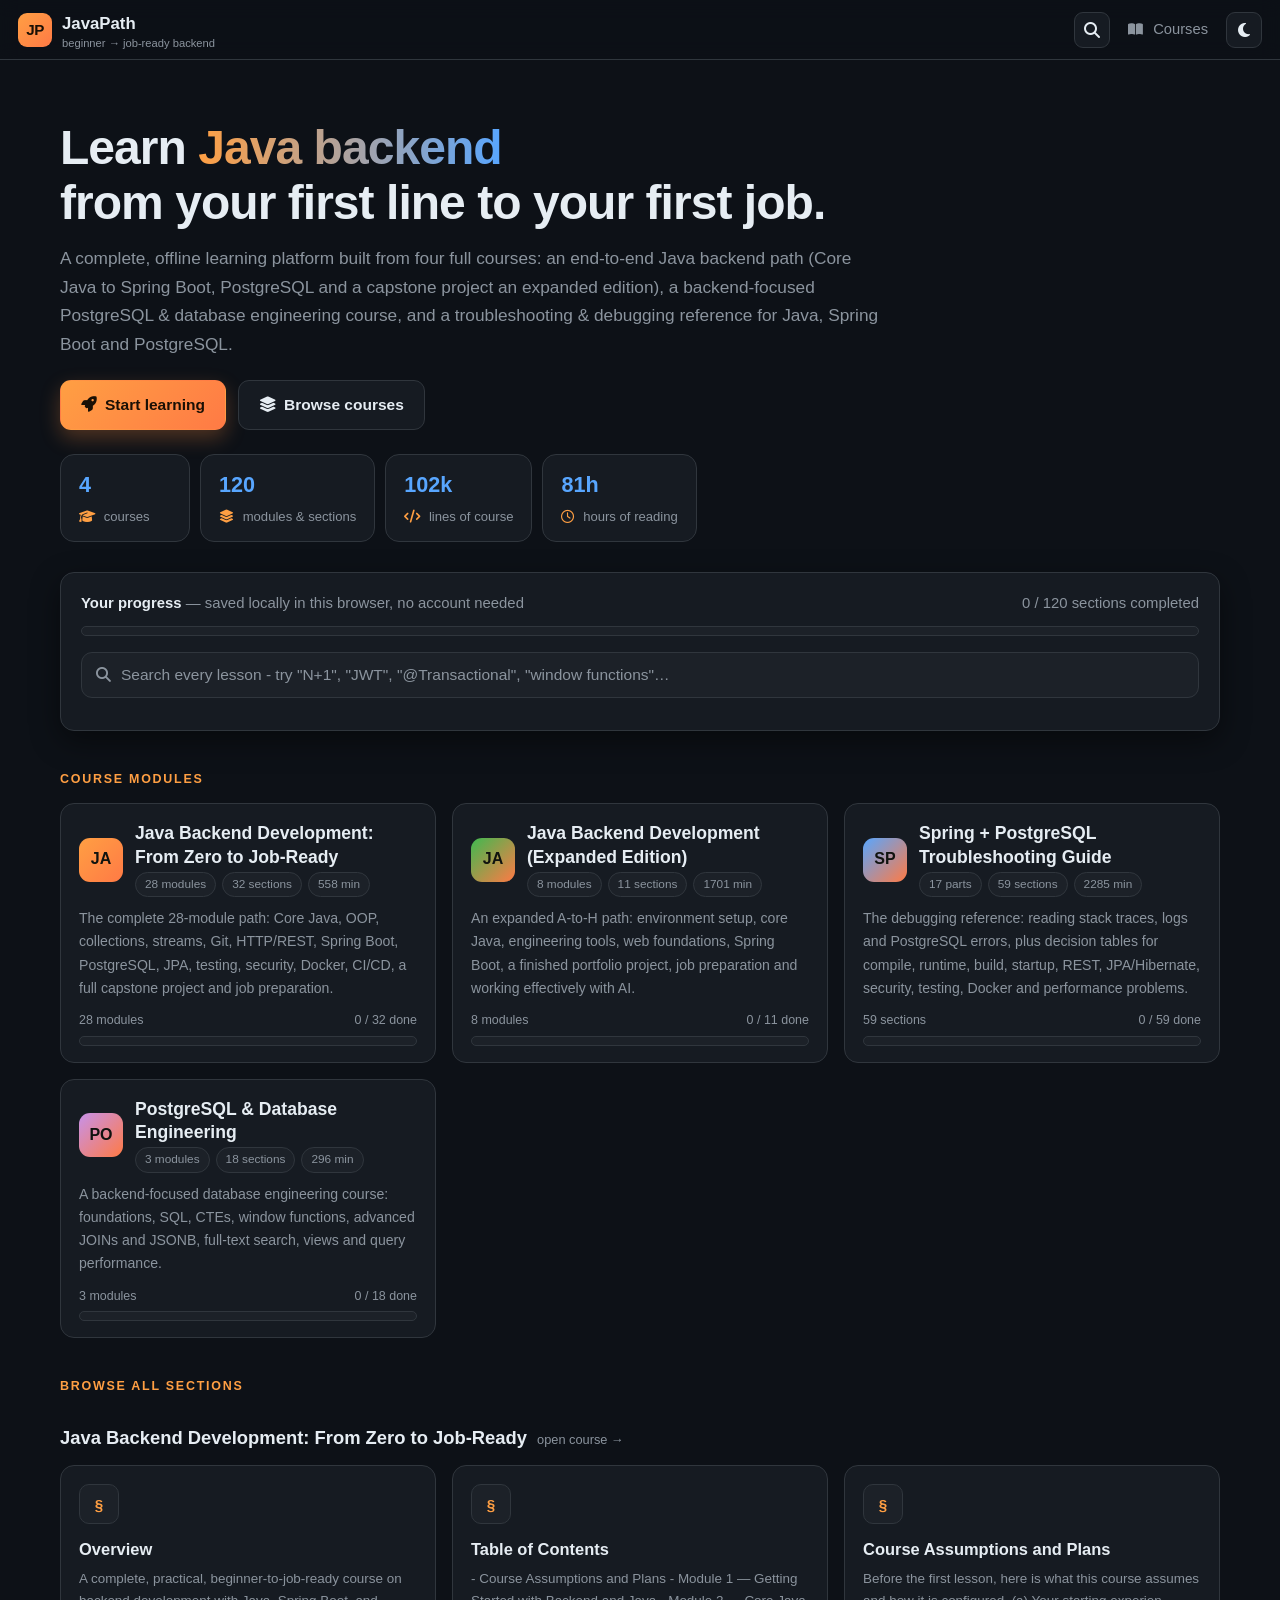
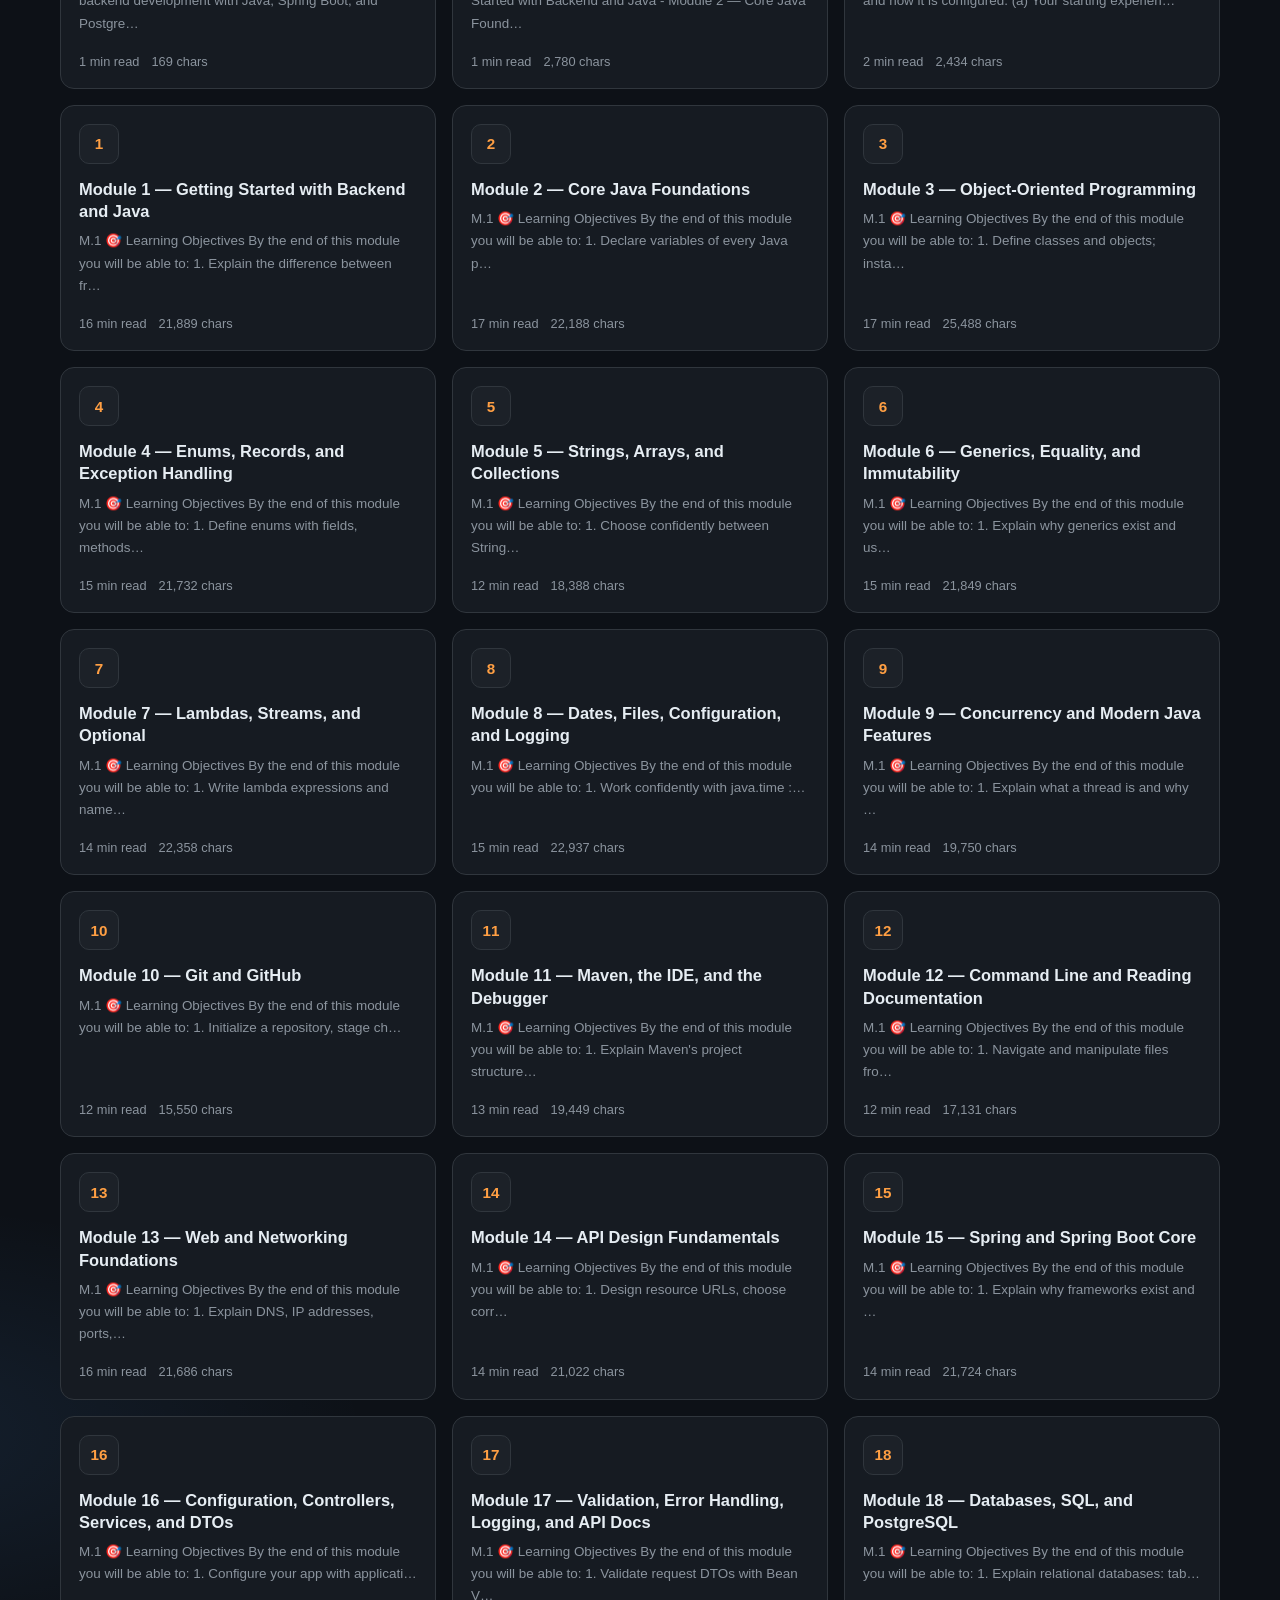
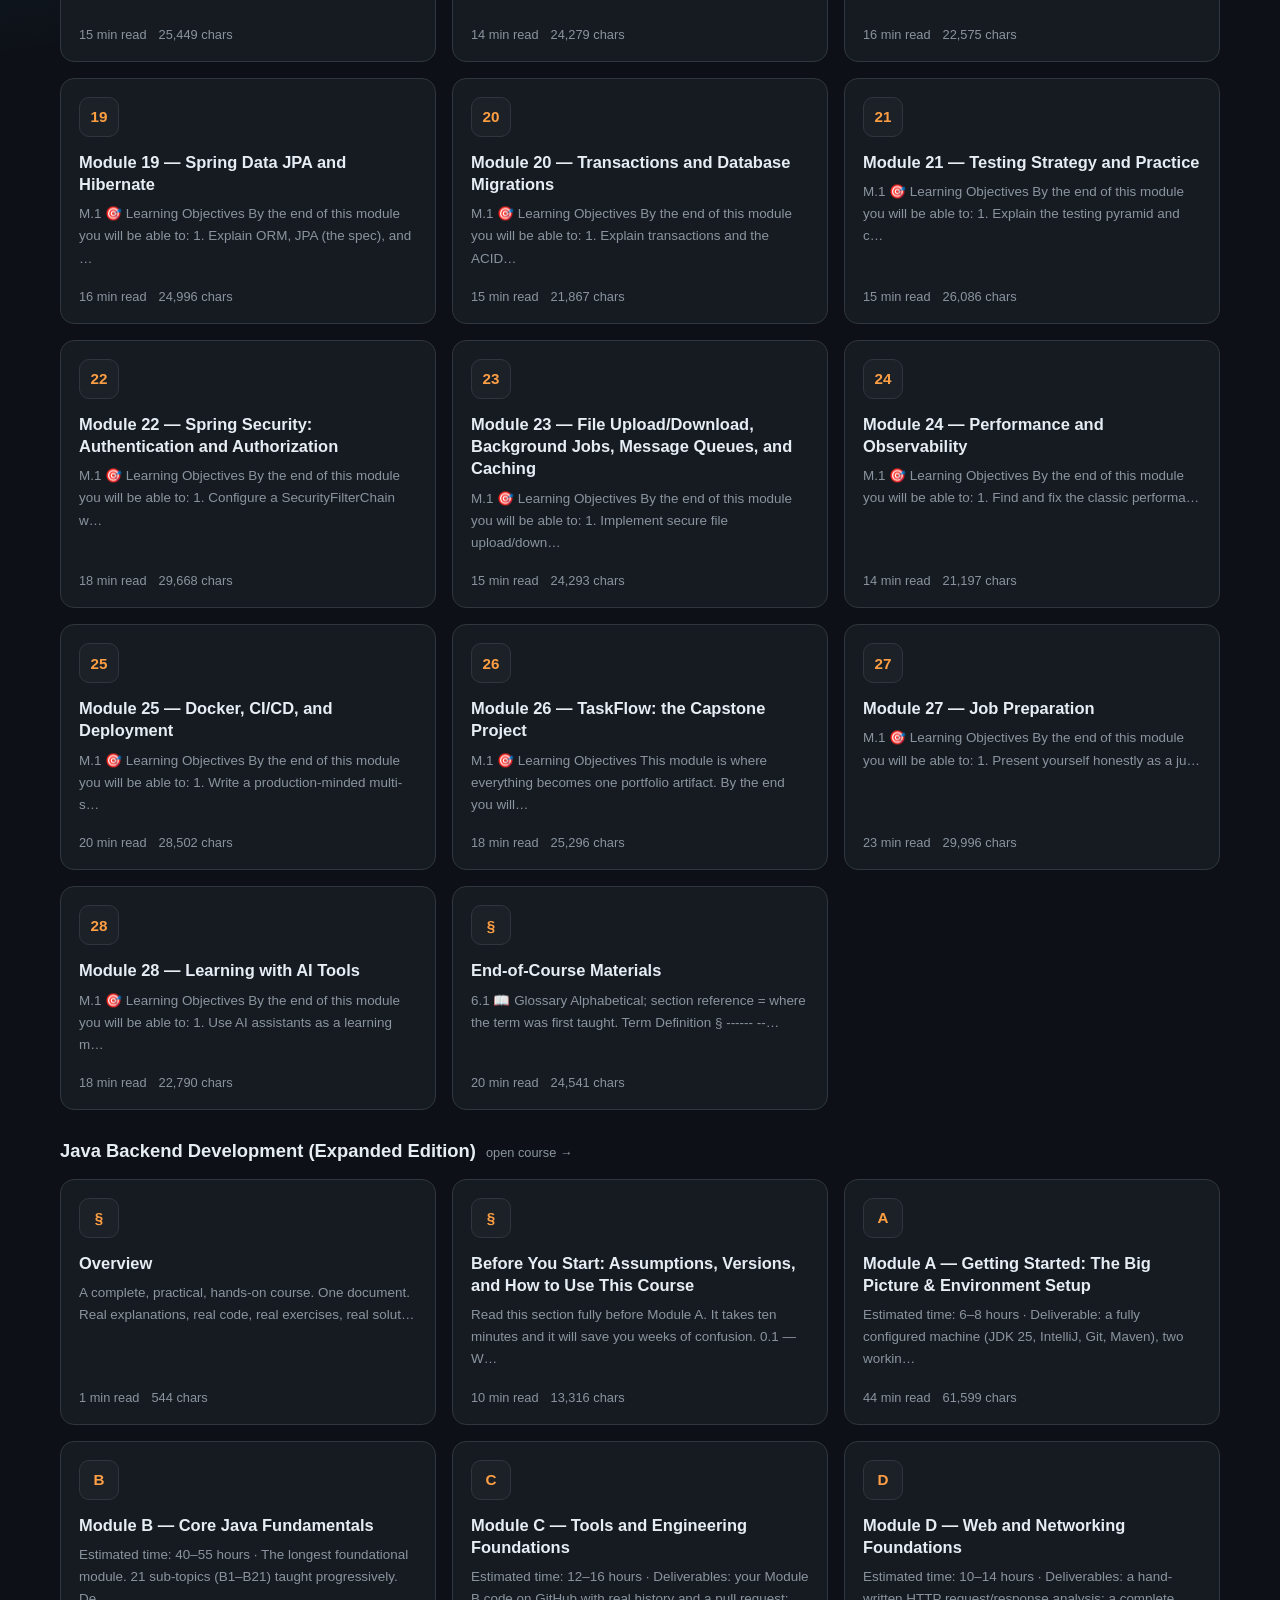
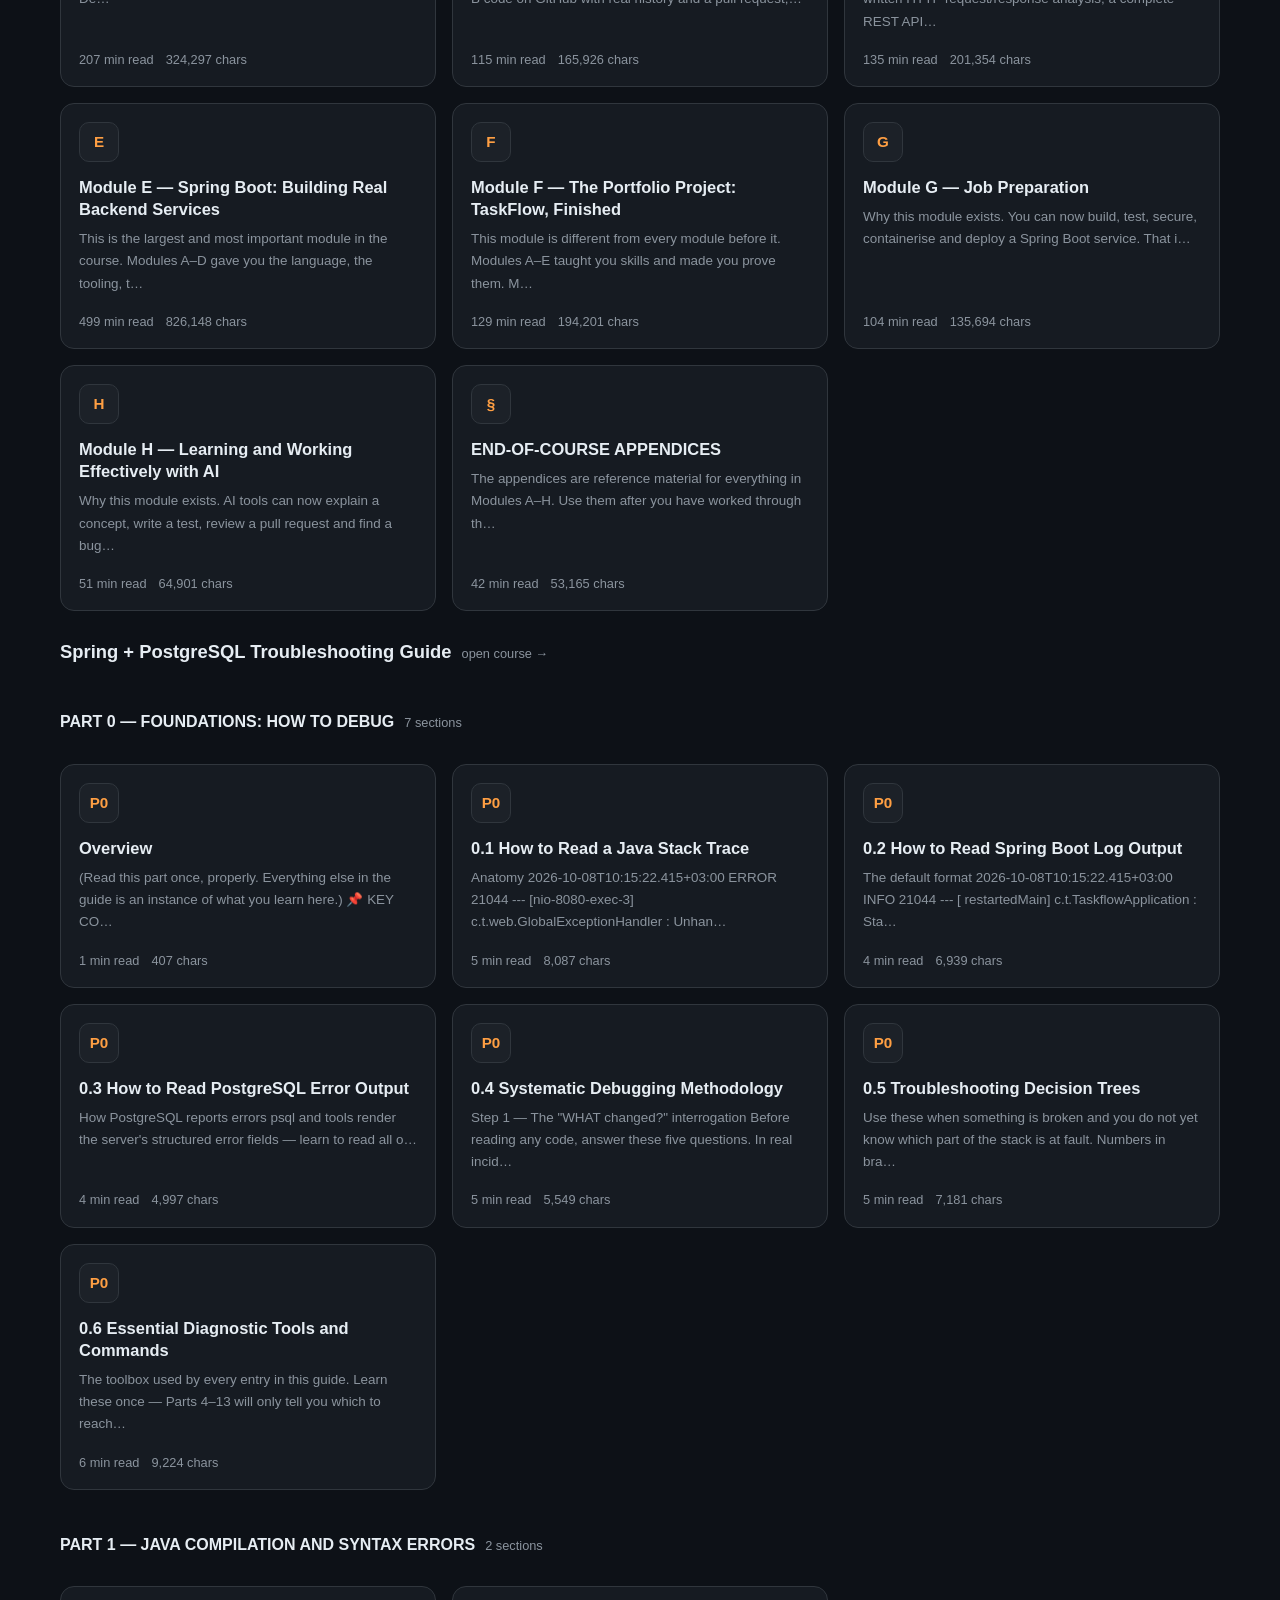
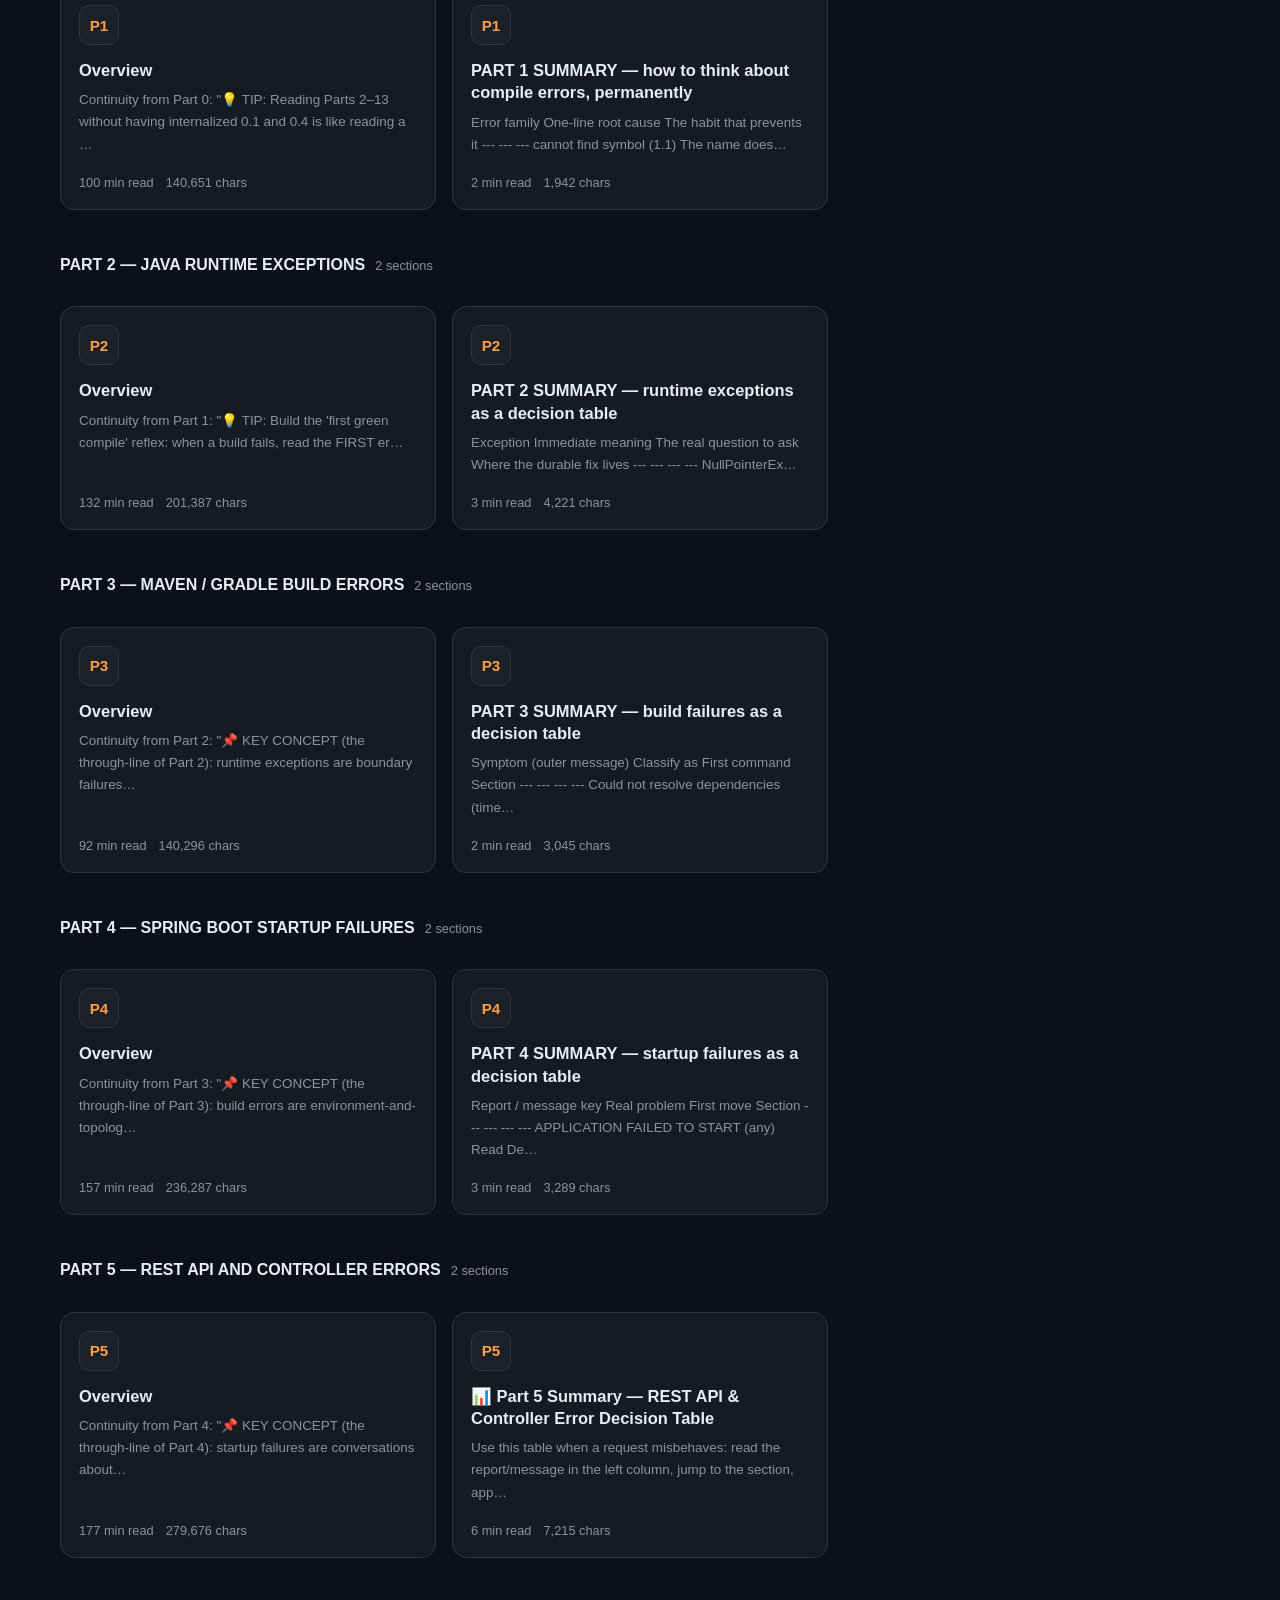
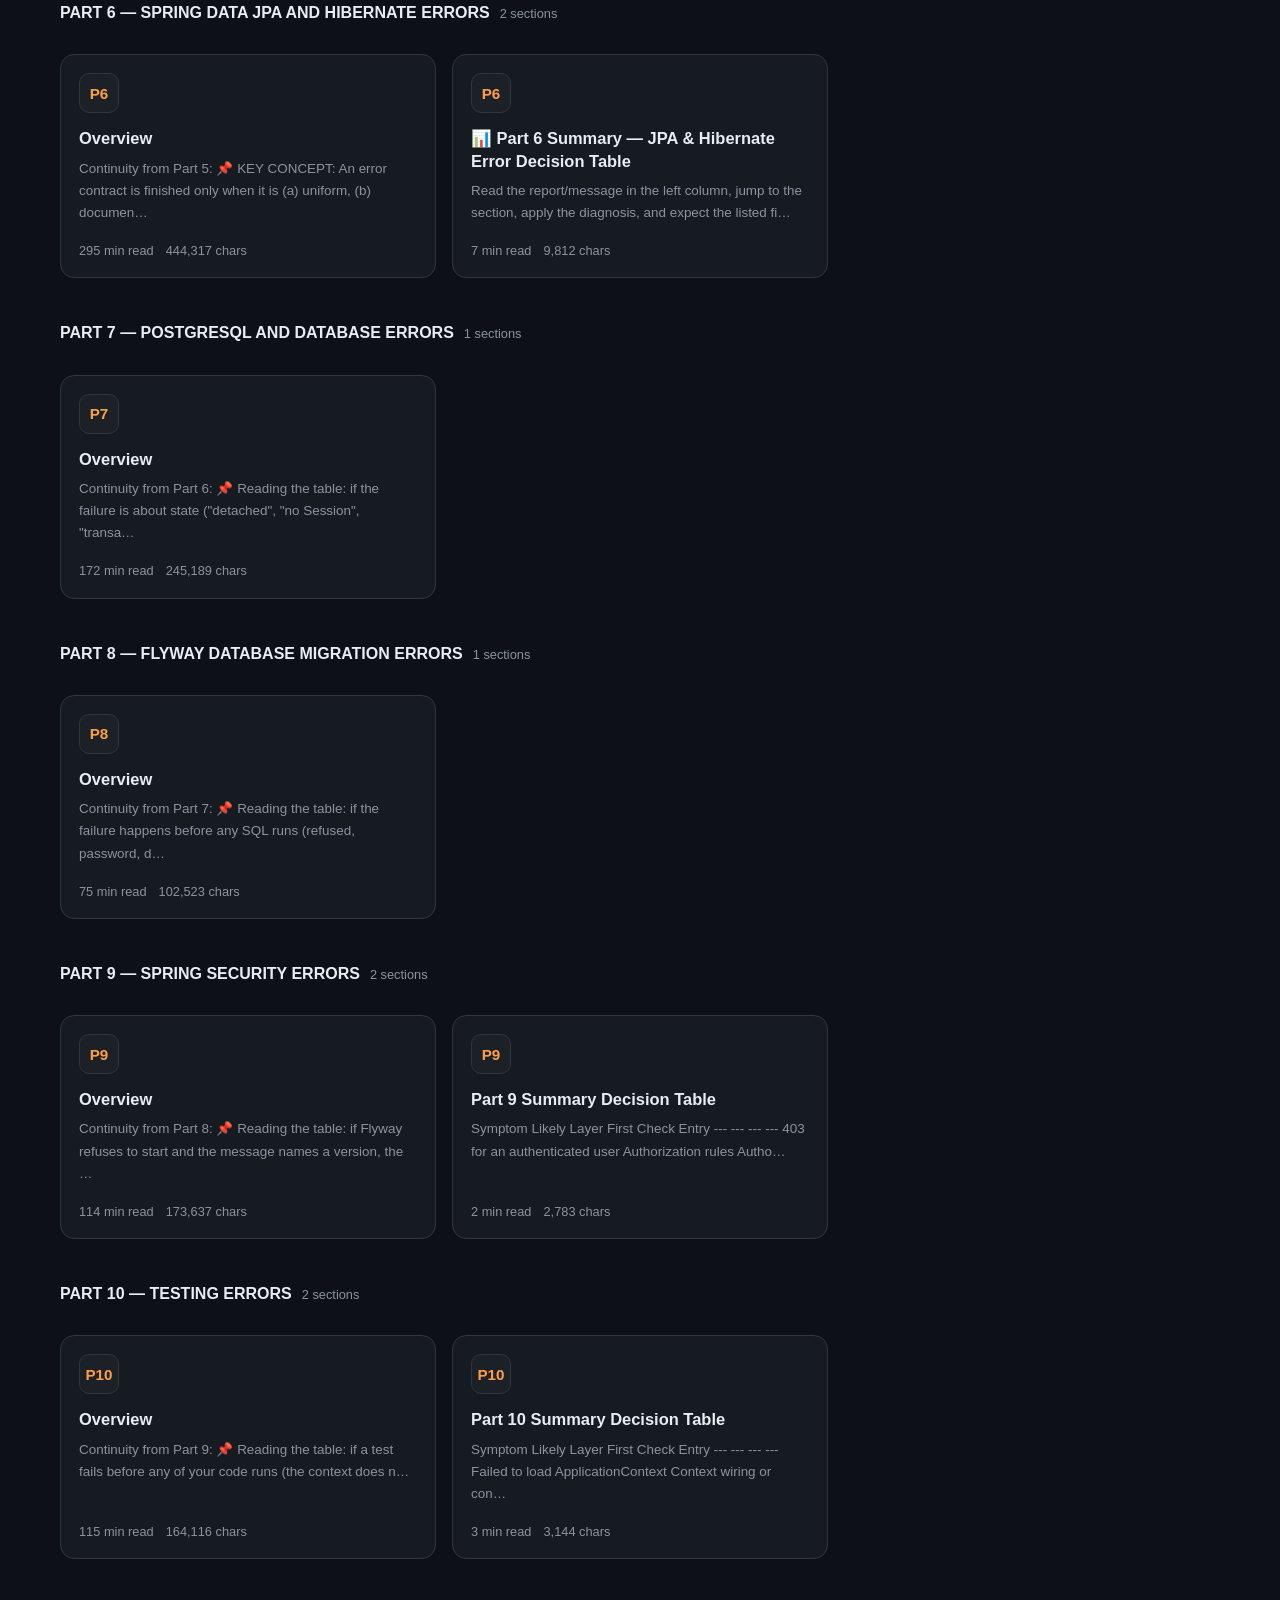
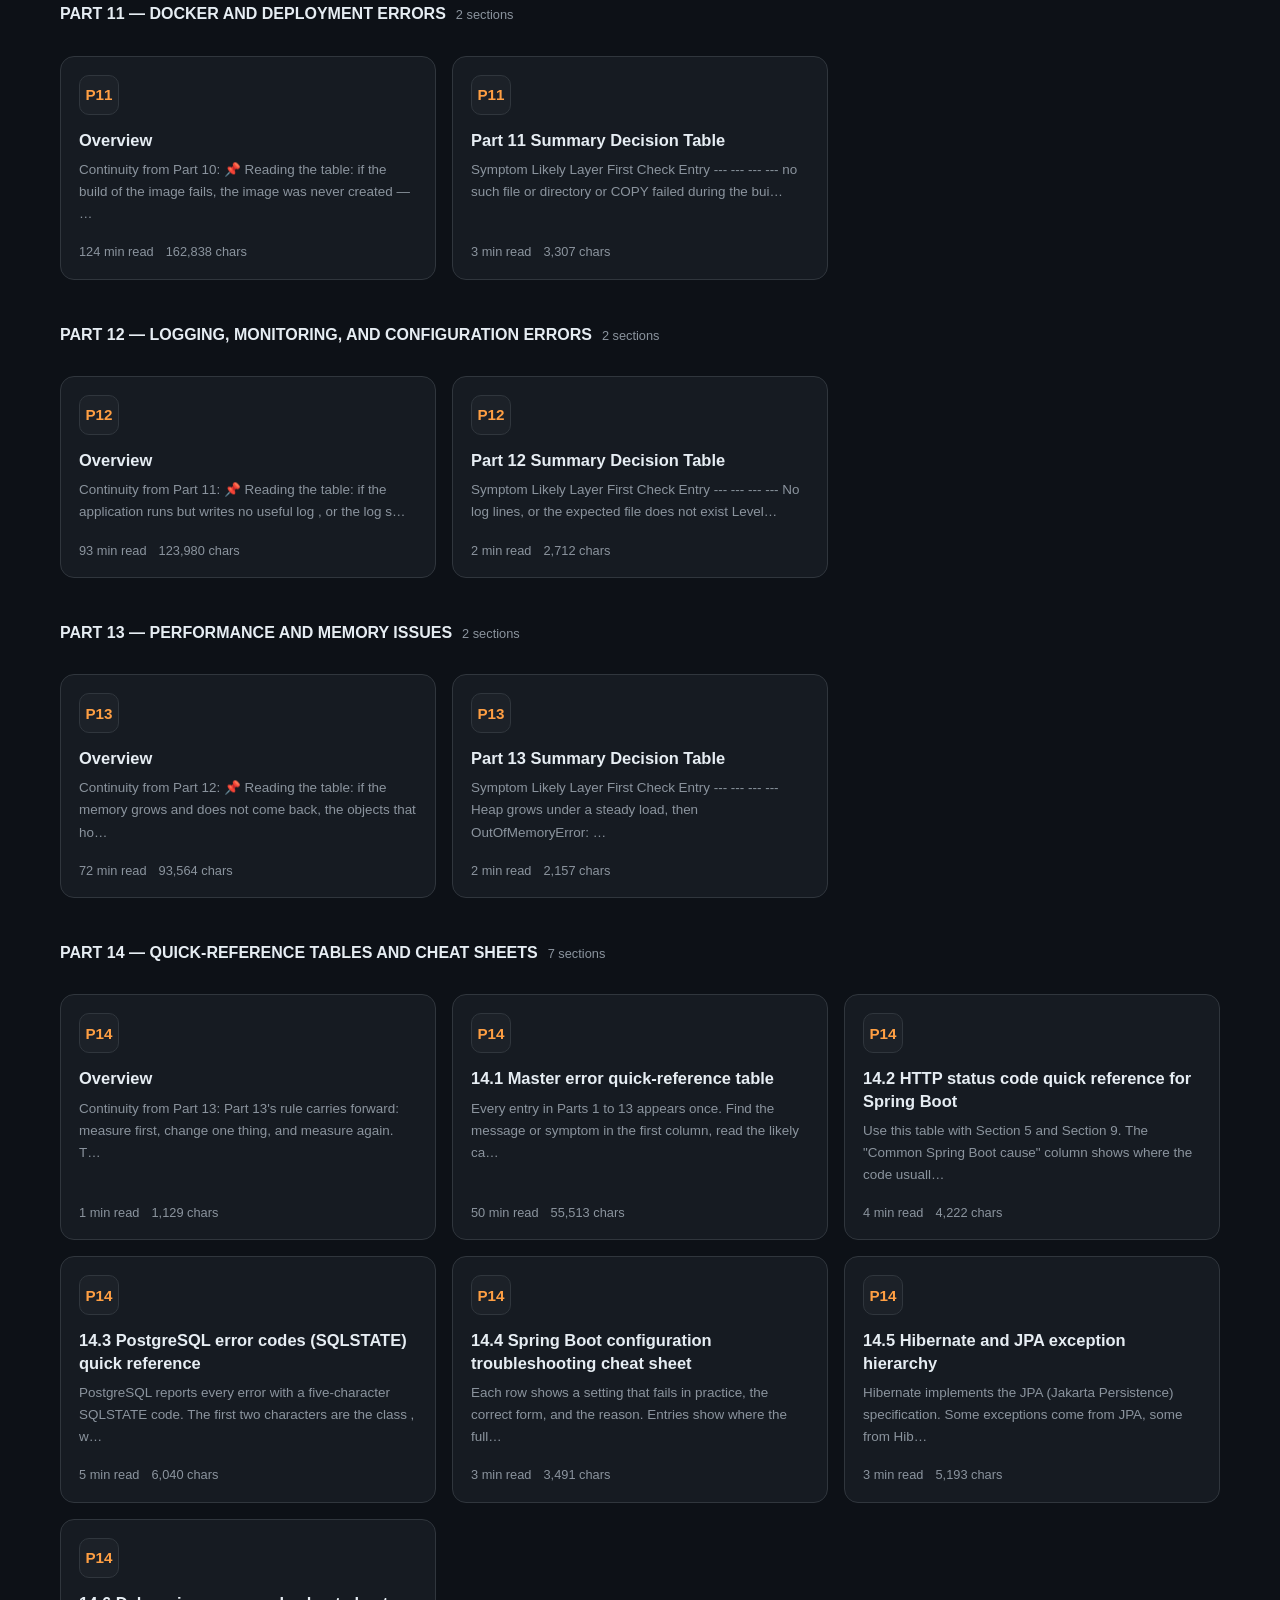
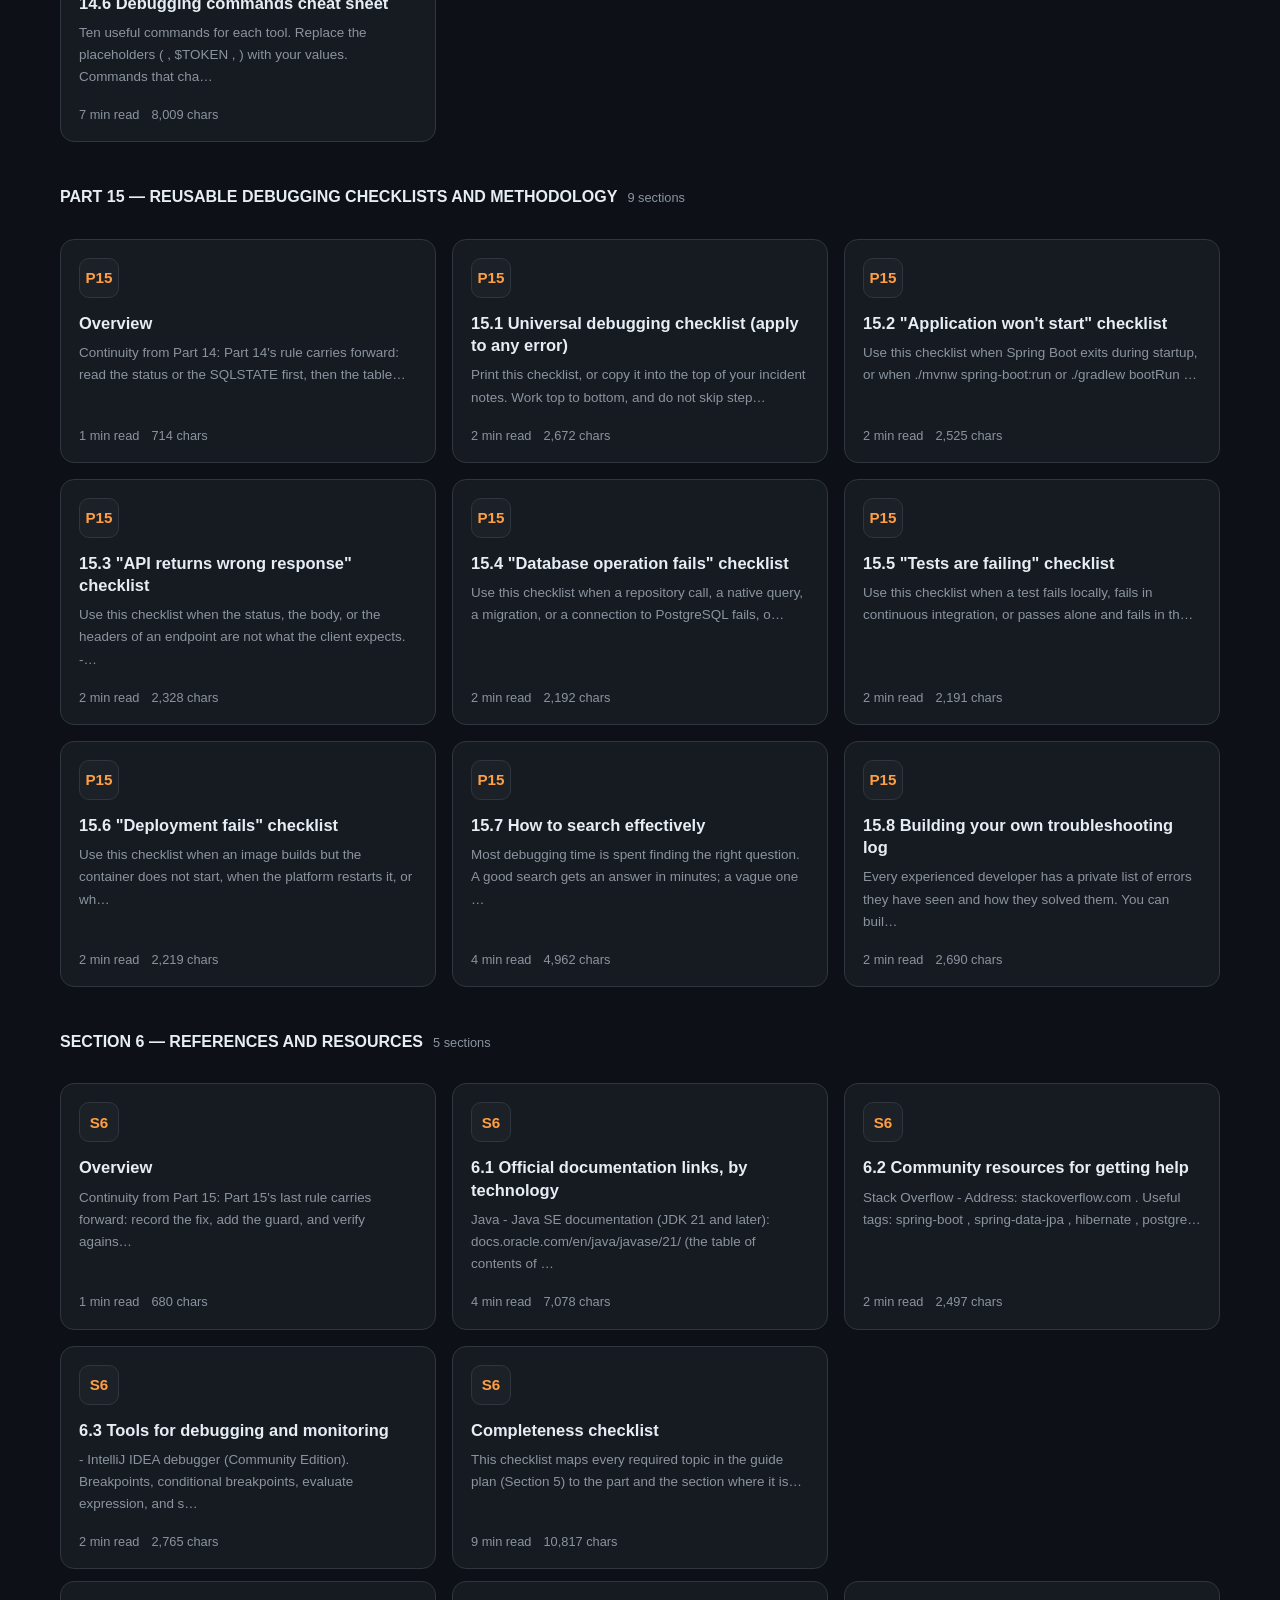
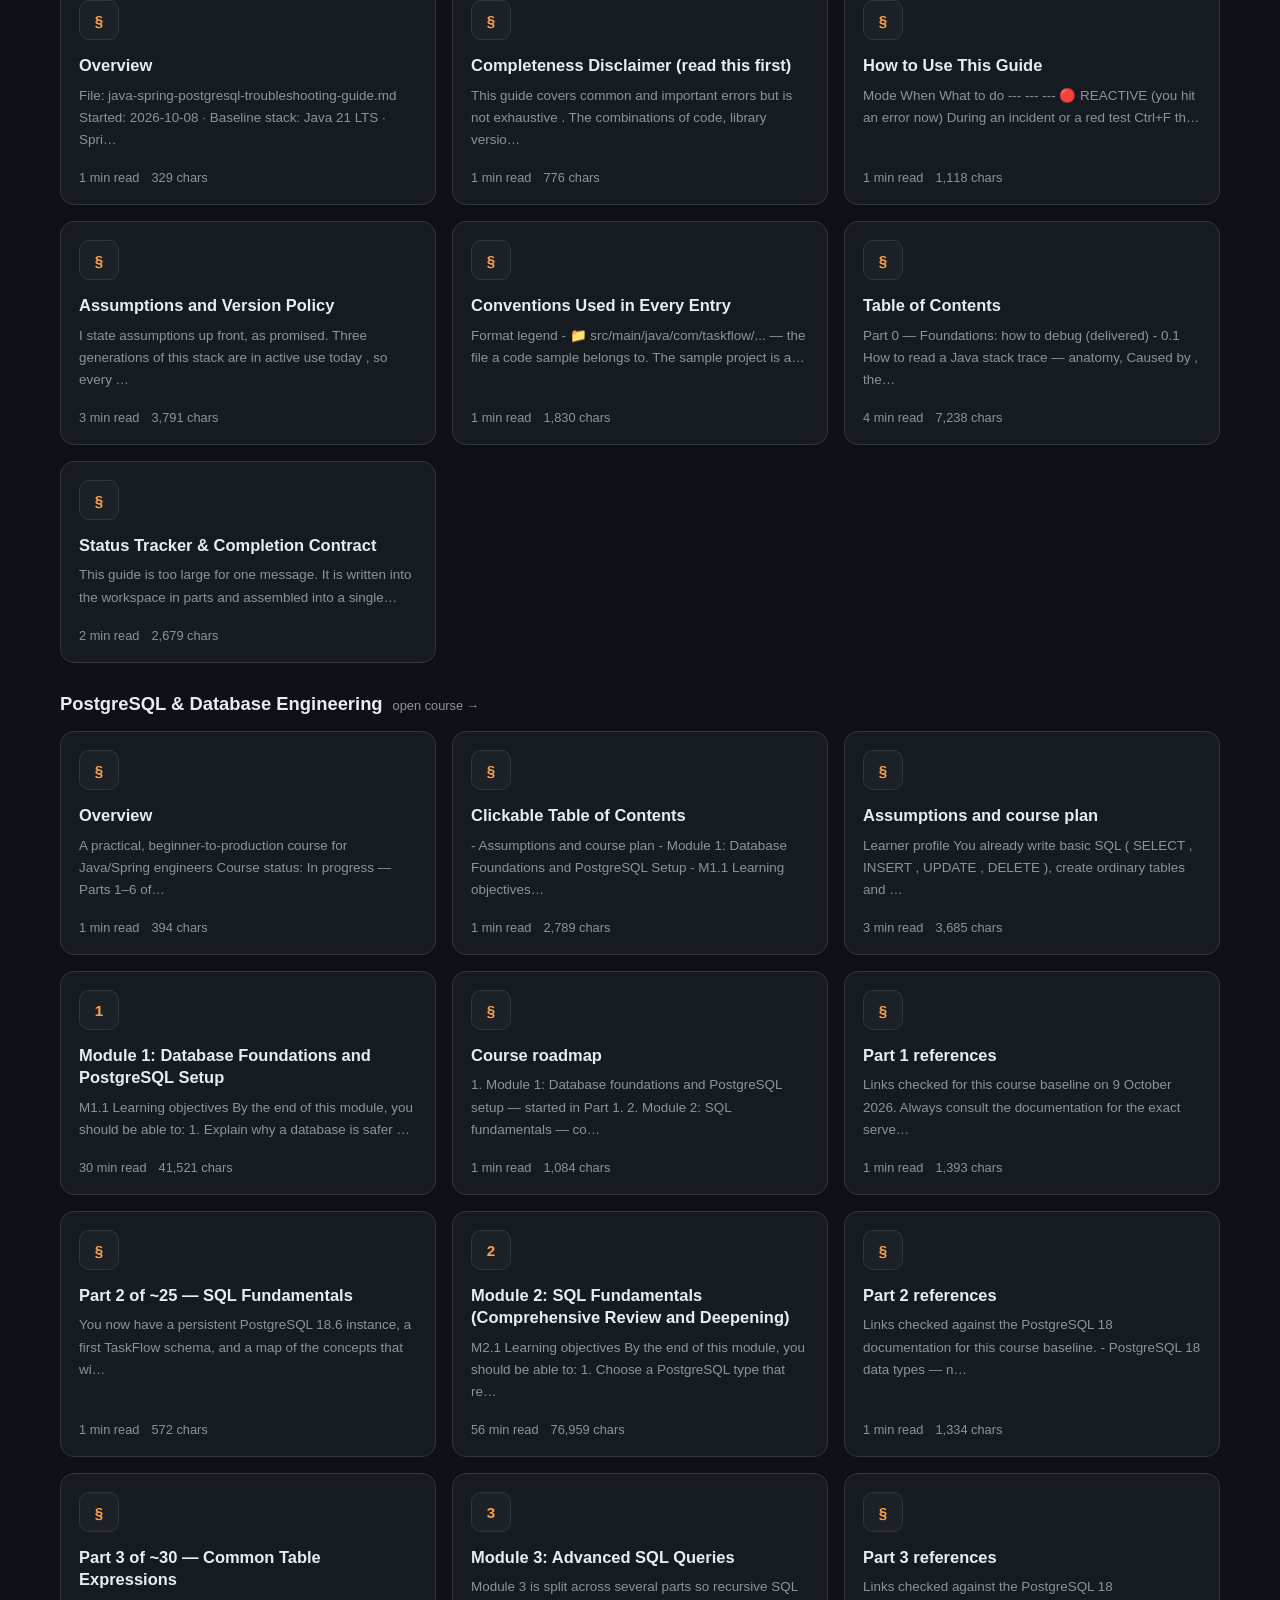
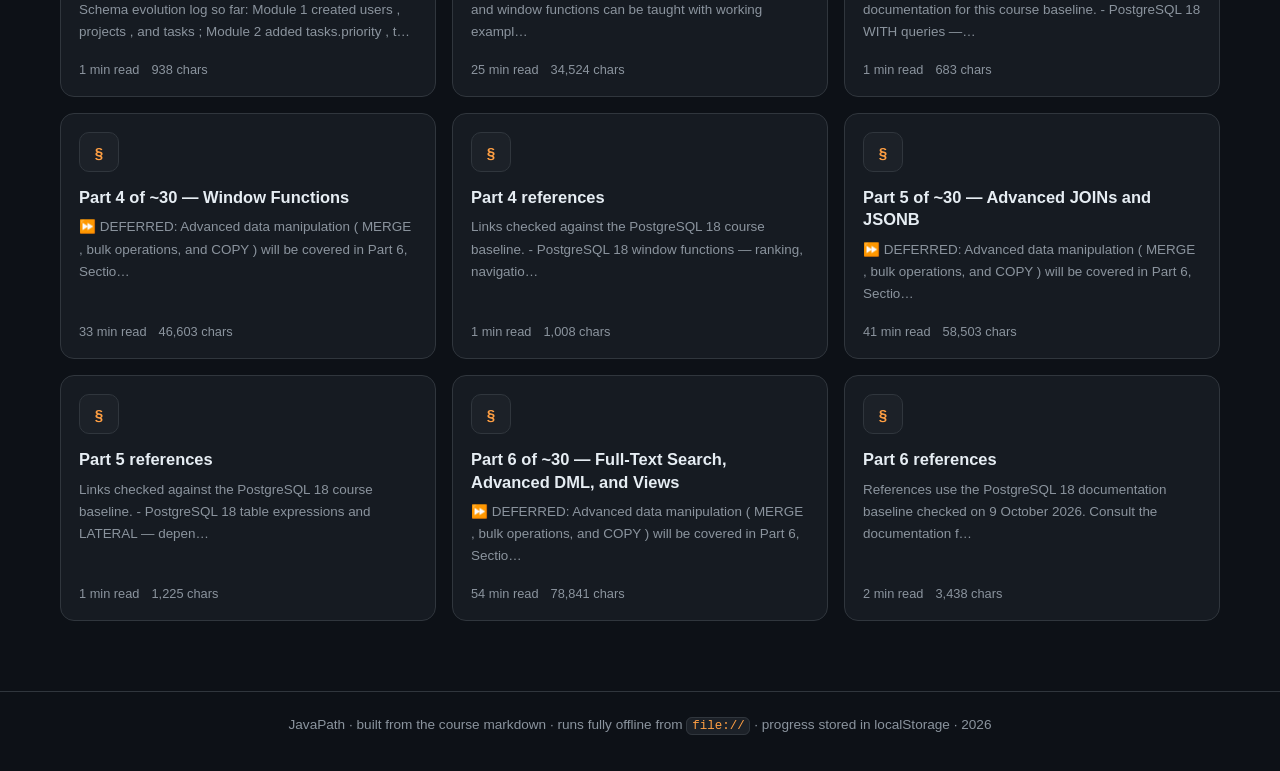
<file: index.html>
<!DOCTYPE html>
<html lang="en" data-theme="dark">
<head>
  <meta charset="utf-8">
  <meta name="viewport" content="width=device-width, initial-scale=1">
  <title>JavaPath - Learn Java Backend Development</title>
  <meta name="description" content="A multi-course learning platform: Java backend development, Spring Boot, PostgreSQL, database engineering and a full troubleshooting reference - all in your browser, fully offline.">
  <link rel="stylesheet" href="assets/fontawesome/css/all.min.css">
  <link rel="stylesheet" href="assets/style.css">
  <link rel="icon" href="data:image/svg+xml,<svg xmlns='http://www.w3.org/2000/svg' viewBox='0 0 100 100'><rect width='100' height='100' rx='22' fill='%23ff9f43'/><text x='50' y='68' font-size='52' font-family='Arial' font-weight='900' text-anchor='middle' fill='%231a1005'>JP</text></svg>">
</head>
<body data-page="index">

  <header class="site-header">
    <a class="brand" href="index.html">
      <span class="brand-mark">JP</span>
      <span>JavaPath<small>beginner &rarr; job-ready backend</small></span>
    </a>
    <div class="header-spacer"></div>
    <nav class="header-nav">
      <a href="#courses" class="hide-mobile"><i class="fa-solid fa-book-open"></i> Courses</a>
      <button class="icon-btn theme-toggle" type="button" aria-label="Toggle theme"><i class="fa-solid fa-moon"></i></button>
    </nav>
  </header>

  <main>
    <section class="hero">
      <h1>Learn <span class="grad">Java backend</span><br>from your first line to your first job.</h1>
      <p class="lead">
        A complete, offline learning platform built from four full courses: an end-to-end
        Java backend path (Core Java to Spring Boot, PostgreSQL and a capstone project an
        expanded edition), a backend-focused PostgreSQL &amp; database engineering course,
        and a troubleshooting &amp; debugging reference for Java, Spring Boot and PostgreSQL.
      </p>
      <div class="hero-actions">
        <a class="btn btn-primary" id="btn-start" href="#"><i class="fa-solid fa-rocket"></i> Start learning</a>
        <a class="btn btn-ghost" id="btn-resume" href="#" style="display:none"><i class="fa-solid fa-circle-play"></i> Resume</a>
        <a class="btn btn-ghost" href="#courses"><i class="fa-solid fa-layer-group"></i> Browse courses</a>
      </div>
      <div class="stats">
        <div class="stat"><b id="stat-courses">4</b><span><i class="fa-solid fa-graduation-cap"></i> courses</span></div>
        <div class="stat"><b id="stat-sections">-</b><span><i class="fa-solid fa-layer-group"></i> modules &amp; sections</span></div>
        <div class="stat"><b id="stat-lines">-</b><span><i class="fa-solid fa-code"></i> lines of course</span></div>
        <div class="stat"><b id="stat-hours">-</b><span><i class="fa-regular fa-clock"></i> hours of reading</span></div>
      </div>
    </section>

    <section class="panel">
      <div class="progress-head">
        <span><b>Your progress</b> &mdash; saved locally in this browser, no account needed</span>
        <span id="prog-text"><b>0 / 0</b> sections completed</span>
      </div>
      <div class="bar"><i id="prog-fill"></i></div>

      <div class="searchbox">
        <span><i class="fa-solid fa-magnifying-glass"></i></span>
        <input id="search" type="search" placeholder="Search every lesson - try &quot;N+1&quot;, &quot;JWT&quot;, &quot;@Transactional&quot;, &quot;window functions&quot;&hellip;" autocomplete="off">
      </div>
      <div class="search-meta" id="search-meta"></div>
      <div class="results" id="results"></div>
    </section>

    <p class="section-label" id="courses">Course modules</p>
    <section class="course-grid" id="course-grid">
      <div class="empty">Loading courses&hellip;</div>
    </section>

    <p class="section-label" id="browse-label">Browse all sections</p>
    <section id="browse">
      <div class="empty">Loading course&hellip;</div>
    </section>
  </main>

  <footer class="site-footer">
    JavaPath &middot; built from the course markdown &middot; runs fully offline from
    <code>file://</code> &middot; progress stored in localStorage &middot; <span id="year"></span>
  </footer>

  <noscript><div class="empty">This platform needs JavaScript to render the courses.</div></noscript>

  <script src="assets/course-data.js"></script>
  <script src="assets/app.js"></script>
</body>
</html>
</file>
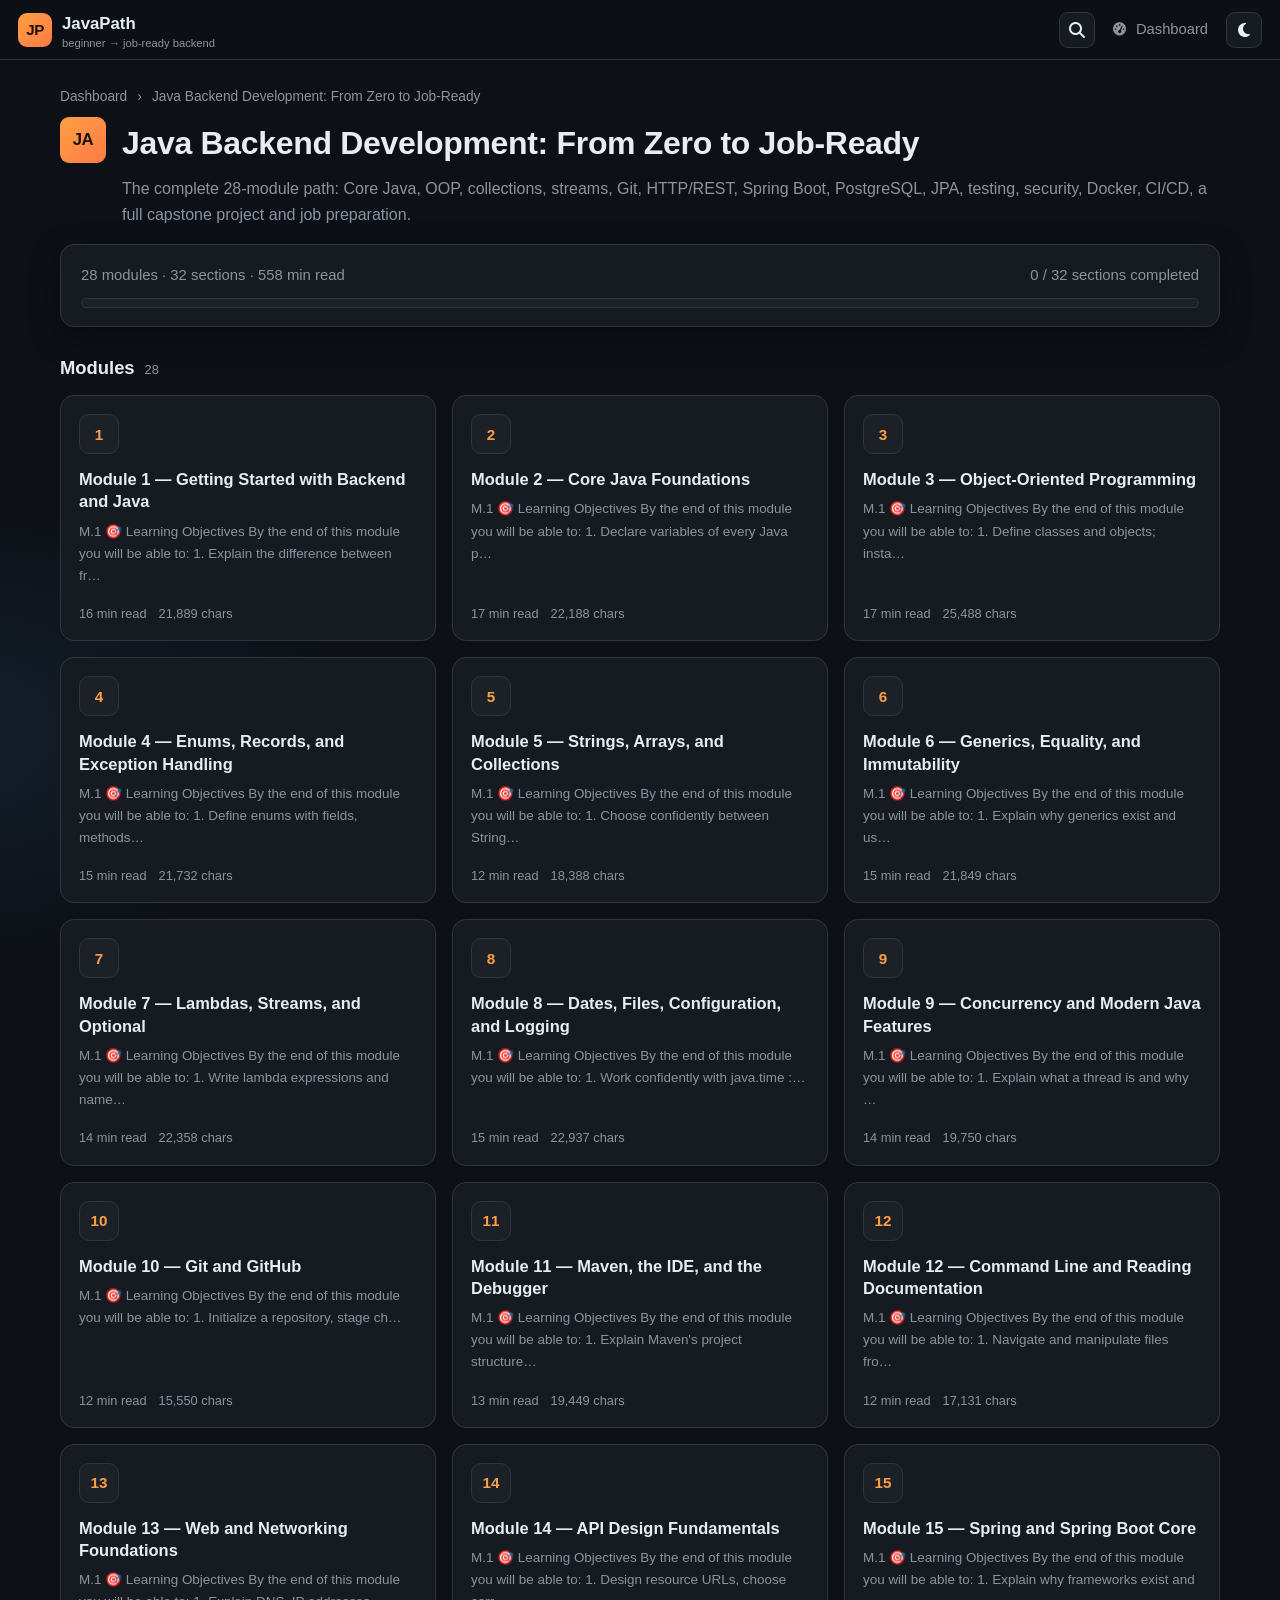
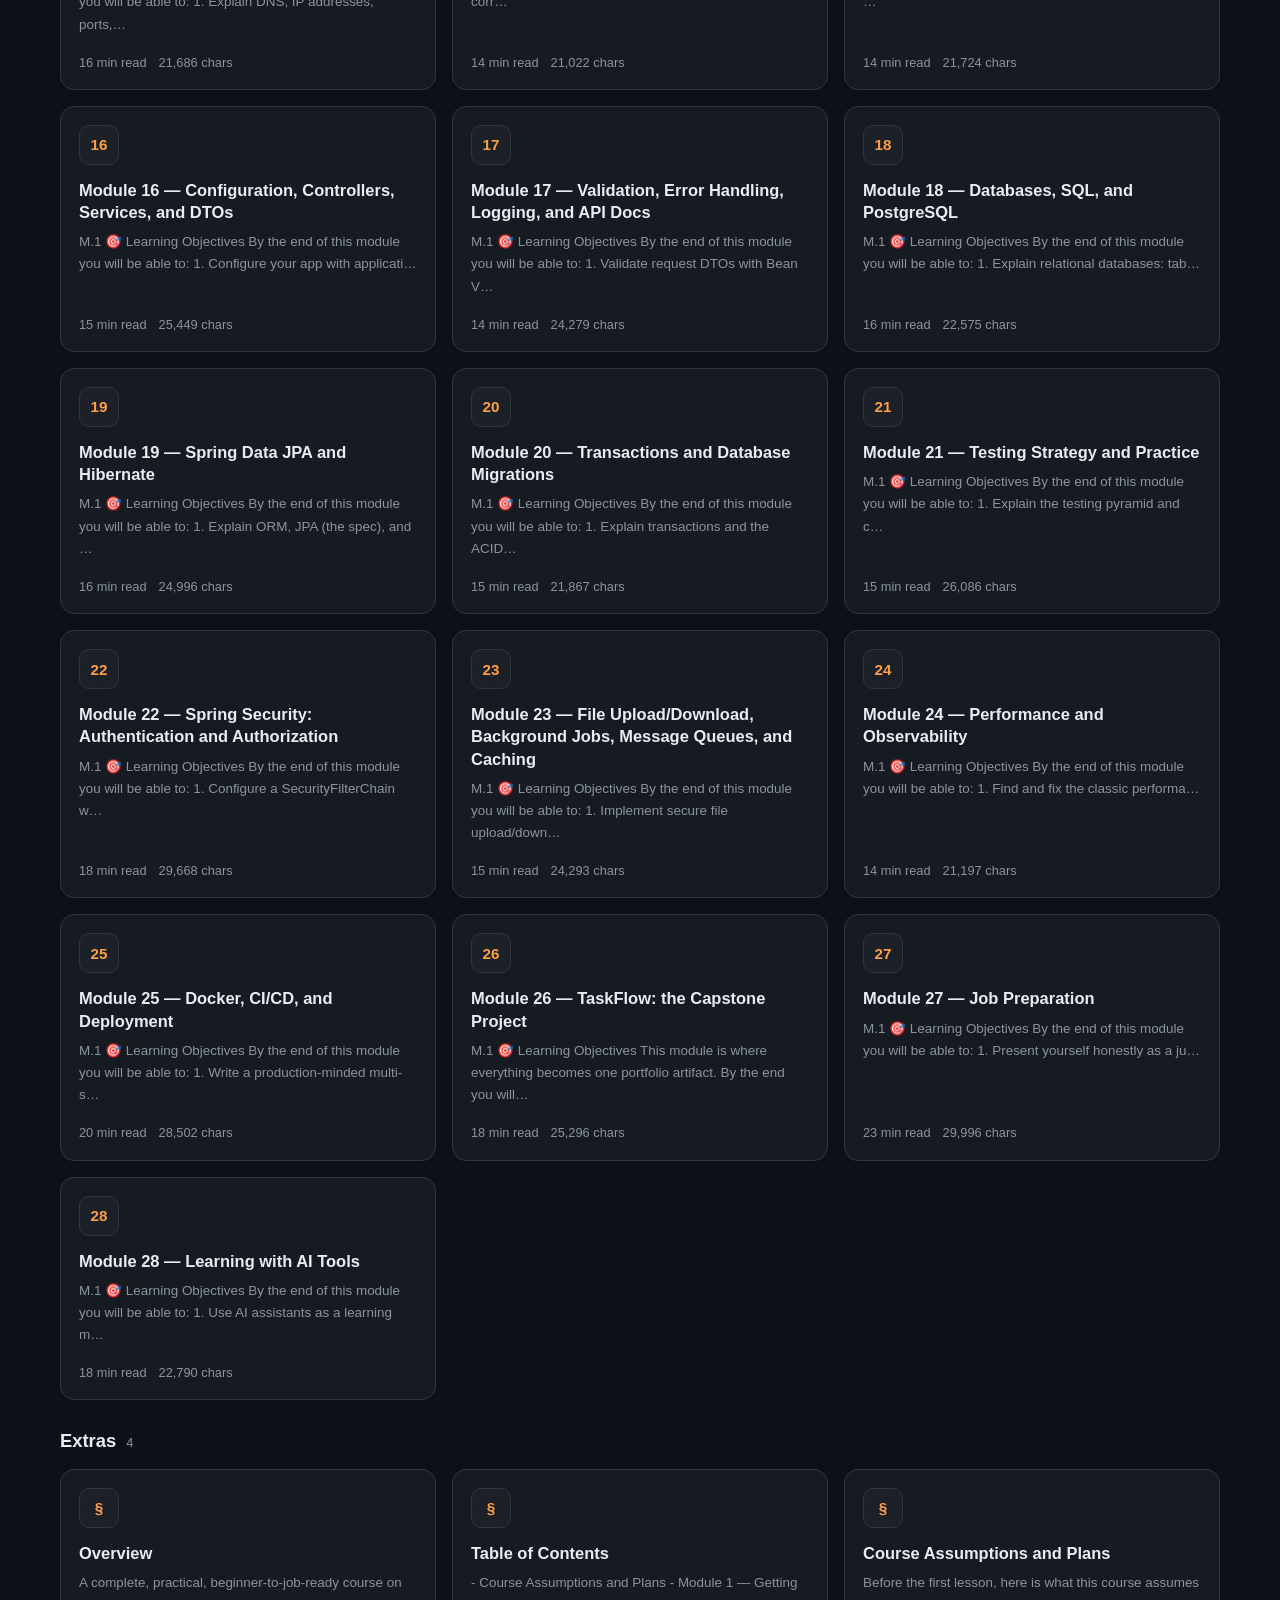
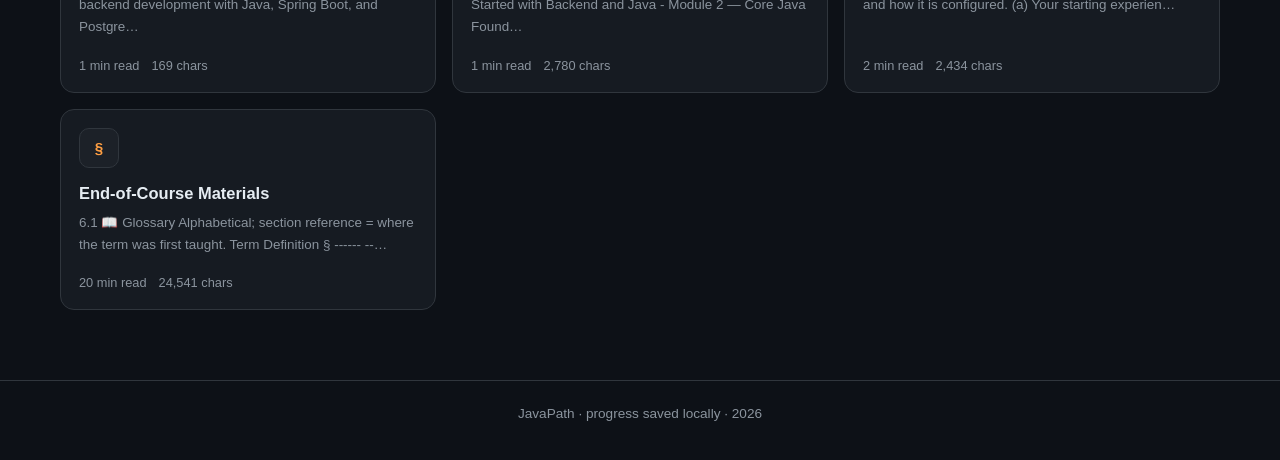
<file: course.html>
<!DOCTYPE html>
<html lang="en" data-theme="dark">
<head>
  <meta charset="utf-8">
  <meta name="viewport" content="width=device-width, initial-scale=1">
  <title>Course &middot; JavaPath</title>
  <meta name="description" content="Browse the modules and sections of a JavaPath course.">
  <link rel="stylesheet" href="assets/fontawesome/css/all.min.css">
  <link rel="stylesheet" href="assets/style.css">
  <link rel="icon" href="data:image/svg+xml,<svg xmlns='http://www.w3.org/2000/svg' viewBox='0 0 100 100'><rect width='100' height='100' rx='22' fill='%23ff9f43'/><text x='50' y='68' font-size='52' font-family='Arial' font-weight='900' text-anchor='middle' fill='%231a1005'>JP</text></svg>">
</head>
<body data-page="course">

  <header class="site-header">
    <a class="brand" href="index.html">
      <span class="brand-mark">JP</span>
      <span>JavaPath<small>beginner &rarr; job-ready backend</small></span>
    </a>
    <div class="header-spacer"></div>
    <nav class="header-nav">
      <a href="index.html" class="hide-mobile"><i class="fa-solid fa-gauge-high"></i> Dashboard</a>
      <button class="icon-btn theme-toggle" type="button" aria-label="Toggle theme"><i class="fa-solid fa-moon"></i></button>
    </nav>
  </header>

  <main>
    <div class="crumb">
      <a href="index.html">Dashboard</a>
      <span>&rsaquo;</span>
      <span id="course-crumb">Course</span>
    </div>

    <div class="article-head">
      <span class="brand-mark" id="course-mark" style="width:46px;height:46px;font-size:1.05rem">JP</span>
      <div style="flex:1;min-width:220px">
        <h1 id="course-title" style="margin:0 0 6px">Loading&hellip;</h1>
        <p id="course-subtitle" style="margin:0;color:var(--text-dim)"></p>
      </div>
    </div>

    <section class="panel" style="margin-top:16px">
      <div class="progress-head">
        <span id="course-meta">-</span>
        <span id="course-progress-text"><b>0 / 0</b> sections completed</span>
      </div>
      <div class="bar"><i id="course-prog-fill"></i></div>
    </section>

    <div id="course-body">
      <div class="empty">Loading course&hellip;</div>
    </div>
  </main>

  <footer class="site-footer">
    JavaPath &middot; progress saved locally &middot; <span id="year"></span>
  </footer>

  <noscript><div class="empty">This platform needs JavaScript to render the courses.</div></noscript>

  <script src="assets/course-data.js"></script>
  <script src="assets/app.js"></script>
</body>
</html>
</file>
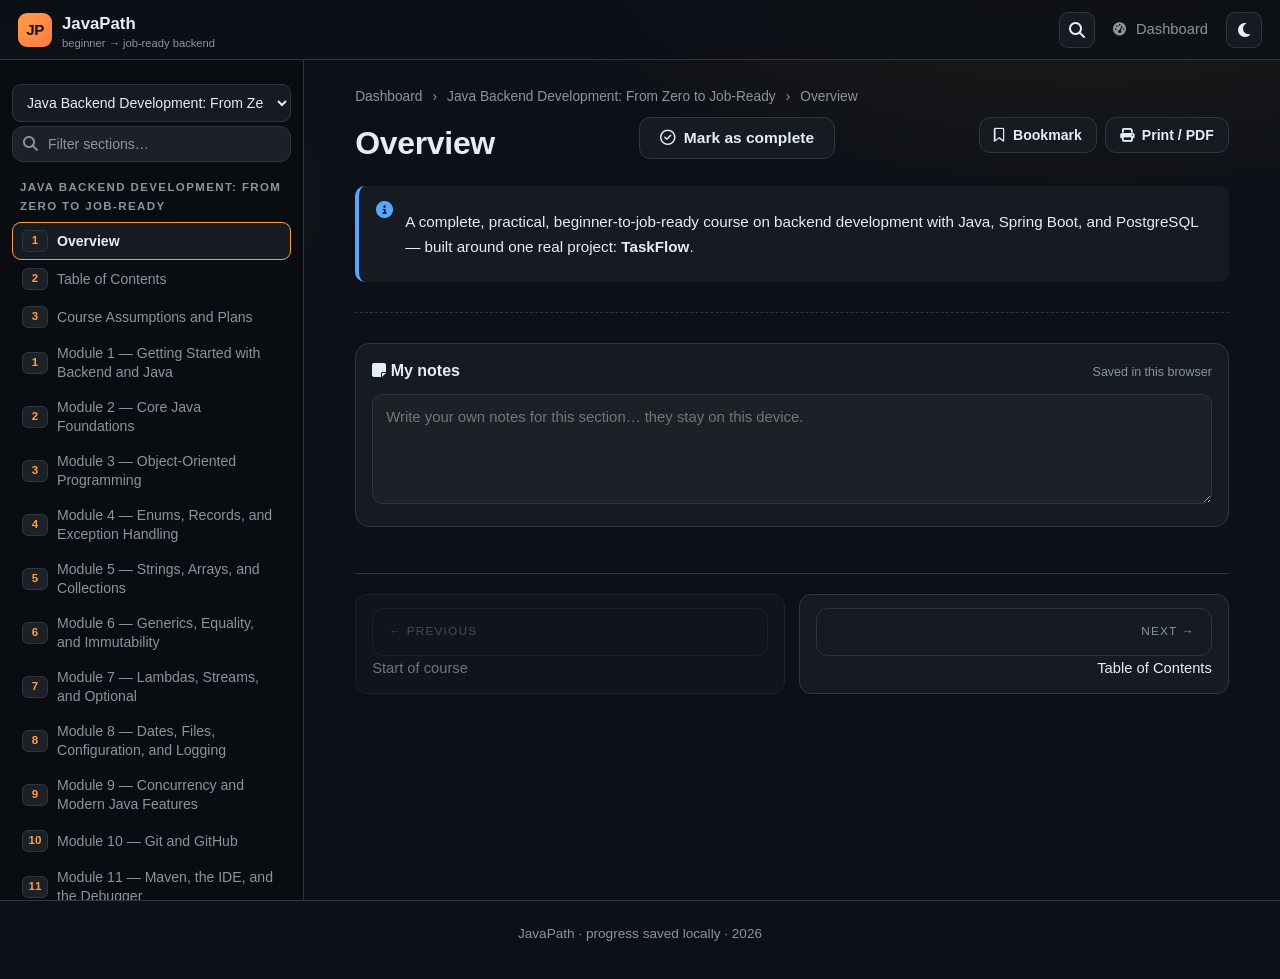
<file: lesson.html>
<!DOCTYPE html>
<html lang="en" data-theme="dark">
<head>
  <meta charset="utf-8">
  <meta name="viewport" content="width=device-width, initial-scale=1">
  <title>Lesson &middot; JavaPath</title>
  <meta name="description" content="Read a lesson from a JavaPath course.">
  <link rel="stylesheet" href="assets/fontawesome/css/all.min.css">
  <link rel="stylesheet" href="assets/style.css">
  <link rel="icon" href="data:image/svg+xml,<svg xmlns='http://www.w3.org/2000/svg' viewBox='0 0 100 100'><rect width='100' height='100' rx='22' fill='%23ff9f43'/><text x='50' y='68' font-size='52' font-family='Arial' font-weight='900' text-anchor='middle' fill='%231a1005'>JP</text></svg>">
</head>
<body data-page="lesson">

  <header class="site-header">
    <button id="hamburger" class="icon-btn hamburger" type="button" aria-label="Open menu"><i class="fa-solid fa-bars"></i></button>
    <a class="brand" href="index.html">
      <span class="brand-mark">JP</span>
      <span>JavaPath<small>beginner &rarr; job-ready backend</small></span>
    </a>
    <div class="header-spacer"></div>
    <nav class="header-nav">
      <a href="index.html" class="hide-mobile"><i class="fa-solid fa-gauge-high"></i> Dashboard</a>
      <button class="icon-btn theme-toggle" type="button" aria-label="Toggle theme"><i class="fa-solid fa-moon"></i></button>
    </nav>
  </header>

  <div class="overlay" id="overlay"></div>

  <div class="shell">
    <aside class="sidebar" id="sidebar">
      <select class="course-select" id="course-select" aria-label="Choose a course"></select>
      <div class="searchbox">
        <span><i class="fa-solid fa-magnifying-glass"></i></span>
        <input id="nav-filter" type="search" placeholder="Filter sections&hellip;" autocomplete="off">
      </div>
      <nav id="sidebar-nav">
        <div class="empty">Loading&hellip;</div>
      </nav>
    </aside>

    <div class="content">
      <div class="crumb">
        <a href="index.html">Dashboard</a>
        <span>&rsaquo;</span>
        <a id="crumb-course" href="index.html">Course</a>
        <span>&rsaquo;</span>
        <span id="crumb-title">Lesson</span>
      </div>

      <div class="article-head">
        <h1 id="article-title">Loading&hellip;</h1>
        <button id="btn-complete" class="btn btn-ghost complete-btn" type="button" style="display:none">Mark as complete</button>
      </div>

      <article id="article-body" class="course">
        <div class="empty">Rendering lesson&hellip;</div>
      </article>

      <nav class="pager" id="pager"></nav>
    </div>
  </div>

  <footer class="site-footer">
    JavaPath &middot; progress saved locally &middot; <span id="year"></span>
  </footer>

  <noscript><div class="empty">This platform needs JavaScript to render the courses.</div></noscript>

  <script src="assets/course-data.js"></script>
  <script src="assets/app.js"></script>
</body>
</html>
</file>
<file: assets/style.css>
/* ============================================================
   JavaPath - learn Java backend, static course platform
   Dark by default, light via [data-theme="light"].
   ============================================================ */

:root {
  --bg: #0d1117;
  --bg-soft: #090c10;
  --surface: #161b22;
  --surface-2: #1c2128;
  --border: #30363d;
  --text: #e6edf3;
  --text-dim: #8b949e;
  --accent: #ff9f43;
  --accent-2: #58a6ff;
  --accent-ink: #1a1005;
  --danger: #f85149;
  --ok: #3fb950;
  --info: #58a6ff;
  --shadow: 0 10px 30px rgba(0, 0, 0, .45);
  --radius: 14px;
  --mono: "Cascadia Code", "JetBrains Mono", Consolas, "Courier New", monospace;
  --sans: -apple-system, BlinkMacSystemFont, "Segoe UI", Roboto, Helvetica, Arial, sans-serif;
  --header-h: 60px;
}

[data-theme="light"] {
  --bg: #ffffff;
  --bg-soft: #f6f8fa;
  --surface: #ffffff;
  --surface-2: #f6f8fa;
  --border: #d0d7de;
  --text: #1f2328;
  --text-dim: #57606a;
  --accent: #bc4c00;
  --accent-2: #0969da;
  --accent-ink: #ffffff;
  --danger: #cf222e;
  --ok: #1a7f37;
  --info: #0969da;
  --shadow: 0 8px 24px rgba(31, 35, 40, .10);
}

* { box-sizing: border-box; }

html { scroll-behavior: smooth; }

body {
  margin: 0;
  font-family: var(--sans);
  background:
    radial-gradient(1000px 500px at 85% -10%, rgba(255, 159, 67, .10), transparent 60%),
    radial-gradient(900px 420px at -10% 20%, rgba(88, 166, 255, .10), transparent 55%),
    var(--bg);
  color: var(--text);
  line-height: 1.65;
  min-height: 100vh;
  -webkit-font-smoothing: antialiased;
  -moz-osx-font-smoothing: grayscale;
  text-rendering: optimizeLegibility;
}

a { color: var(--accent-2); text-decoration: none; }
a:hover { text-decoration: underline; }

code {
  font-family: var(--mono);
  font-size: .92em;
  background: var(--surface-2);
  border: 1px solid var(--border);
  border-radius: 6px;
  padding: .08em .38em;
  color: var(--accent);
  overflow-wrap: anywhere;
}

/* ---------------- header ---------------- */

.site-header {
  position: sticky;
  top: 0;
  z-index: 50;
  height: var(--header-h);
  display: flex;
  align-items: center;
  gap: 14px;
  padding: 0 18px;
  background: color-mix(in srgb, var(--bg) 82%, transparent);
  backdrop-filter: blur(10px);
  border-bottom: 1px solid var(--border);
}

.brand {
  display: flex;
  align-items: center;
  gap: 10px;
  font-weight: 800;
  font-size: 1.05rem;
  color: var(--text);
}
.brand:hover { text-decoration: none; }

.brand-mark {
  display: inline-grid;
  place-items: center;
  width: 34px;
  height: 34px;
  border-radius: 9px;
  background: linear-gradient(135deg, var(--accent), #ff7a45);
  color: var(--accent-ink);
  font-weight: 900;
  font-size: .95rem;
  letter-spacing: -.5px;
}

.brand small {
  display: block;
  font-weight: 500;
  font-size: .7rem;
  color: var(--text-dim);
  line-height: 1;
}

.header-spacer { flex: 1; }

.header-nav {
  display: flex;
  align-items: center;
  gap: 8px;
}

.header-nav a {
  color: var(--text-dim);
  font-size: .92rem;
  padding: 7px 10px;
  border-radius: 8px;
}
.header-nav a:hover { background: var(--surface-2); color: var(--text); text-decoration: none; }

.icon-btn {
  border: 1px solid var(--border);
  background: var(--surface);
  color: var(--text);
  font-size: 1rem;
  width: 36px;
  height: 36px;
  border-radius: 9px;
  cursor: pointer;
  display: inline-grid;
  place-items: center;
  transition: transform .12s ease, background .12s ease;
}
.icon-btn:hover { background: var(--surface-2); transform: translateY(-1px); }
.icon-btn i { pointer-events: none; }
.header-nav a i { margin-right: 6px; font-size: .9em; }

:focus-visible { outline: 2px solid var(--accent-2); outline-offset: 2px; }

.hamburger { display: none; }

/* ---------------- shared ---------------- */

main {
  max-width: 1200px;
  margin: 0 auto;
  padding: 26px 20px 70px;
}

.btn {
  display: inline-flex;
  align-items: center;
  gap: 8px;
  border: 1px solid transparent;
  border-radius: 11px;
  padding: 11px 20px;
  font-size: .97rem;
  font-weight: 700;
  cursor: pointer;
  font-family: var(--sans);
  transition: transform .12s ease, box-shadow .12s ease, background .12s ease;
}
.btn:hover { transform: translateY(-2px); text-decoration: none; }

.btn-primary {
  background: linear-gradient(135deg, var(--accent), #ff7a45);
  color: var(--accent-ink);
  box-shadow: 0 8px 20px rgba(255, 140, 60, .28);
}

.btn-ghost {
  background: var(--surface);
  color: var(--text);
  border-color: var(--border);
}
.btn-ghost:hover { background: var(--surface-2); }

.btn-ok { background: var(--ok); color: #06240f; }

.chip {
  display: inline-flex;
  align-items: center;
  gap: 6px;
  background: var(--surface);
  border: 1px solid var(--border);
  color: var(--text-dim);
  border-radius: 999px;
  padding: 6px 13px;
  font-size: .85rem;
  cursor: pointer;
  margin: 4px 6px 4px 0;
}
.chip:hover { border-color: var(--accent-2); color: var(--text); text-decoration: none; }

.section-label {
  font-size: .78rem;
  font-weight: 800;
  letter-spacing: .14em;
  text-transform: uppercase;
  color: var(--accent);
  margin: 38px 0 14px;
}

/* ---------------- hero ---------------- */

.hero { padding: 34px 0 8px; }

.hero h1 {
  font-size: clamp(1.9rem, 4.4vw, 3rem);
  line-height: 1.15;
  margin: 0 0 14px;
  letter-spacing: -.02em;
}

.hero h1 .grad {
  background: linear-gradient(90deg, var(--accent), var(--accent-2));
  -webkit-background-clip: text;
  background-clip: text;
  color: transparent;
}

.hero p.lead {
  font-size: 1.08rem;
  color: var(--text-dim);
  max-width: 820px;
  margin: 0 0 22px;
}

.hero-actions { display: flex; flex-wrap: wrap; gap: 12px; margin-bottom: 8px; }

.stats {
  display: flex;
  flex-wrap: wrap;
  gap: 10px;
  margin-top: 24px;
}

.stat {
  background: var(--surface);
  border: 1px solid var(--border);
  border-radius: var(--radius);
  padding: 12px 18px;
  min-width: 130px;
}
.stat b { display: block; font-size: 1.35rem; color: var(--accent-2); }
.stat span { font-size: .82rem; color: var(--text-dim); }
.stat span i { color: var(--accent); margin-right: 5px; }

/* ---------------- progress + search ---------------- */

.panel {
  background: var(--surface);
  border: 1px solid var(--border);
  border-radius: var(--radius);
  padding: 18px 20px;
  margin-top: 22px;
  box-shadow: var(--shadow);
}

.progress-head {
  display: flex;
  justify-content: space-between;
  align-items: baseline;
  gap: 12px;
  margin-bottom: 10px;
  font-size: .93rem;
  color: var(--text-dim);
  flex-wrap: wrap;
}
.progress-head b { color: var(--text); }

.bar {
  height: 10px;
  border-radius: 999px;
  background: var(--surface-2);
  border: 1px solid var(--border);
  overflow: hidden;
}
.bar > i {
  display: block;
  height: 100%;
  width: 0;
  background: linear-gradient(90deg, var(--accent), var(--accent-2));
  border-radius: 999px;
  transition: width .4s ease;
}

.searchbox {
  display: flex;
  align-items: center;
  gap: 10px;
  margin-top: 16px;
  background: var(--surface-2);
  border: 1px solid var(--border);
  border-radius: 11px;
  padding: 4px 6px 4px 14px;
}
.searchbox input {
  flex: 1;
  background: none;
  border: 0;
  outline: 0;
  color: var(--text);
  font-size: .97rem;
  padding: 9px 0;
  font-family: var(--sans);
}
.searchbox input::placeholder { color: var(--text-dim); }
.searchbox span { color: var(--text-dim); font-size: .95rem; }

.search-meta { margin-top: 10px; font-size: .87rem; color: var(--text-dim); }

/* ---------------- course + module grid ---------------- */

.grid {
  display: grid;
  grid-template-columns: repeat(auto-fill, minmax(285px, 1fr));
  gap: 16px;
}

.course-grid {
  display: grid;
  grid-template-columns: repeat(auto-fill, minmax(320px, 1fr));
  gap: 16px;
}

.card {
  position: relative;
  display: flex;
  flex-direction: column;
  gap: 8px;
  background: var(--surface);
  border: 1px solid var(--border);
  border-radius: var(--radius);
  padding: 18px 18px 16px;
  color: var(--text);
  transition: transform .14s ease, border-color .14s ease, box-shadow .14s ease;
  overflow: hidden;
}
.card:hover {
  transform: translateY(-4px);
  border-color: var(--accent);
  box-shadow: var(--shadow);
  text-decoration: none;
}
.card::after {
  content: "";
  position: absolute;
  inset: auto 0 0 0;
  height: 3px;
  background: linear-gradient(90deg, var(--accent), var(--accent-2));
  opacity: 0;
  transition: opacity .14s ease;
}
.card:hover::after { opacity: 1; }

.card .num {
  width: 40px;
  height: 40px;
  border-radius: 10px;
  display: grid;
  place-items: center;
  font-weight: 900;
  background: var(--surface-2);
  border: 1px solid var(--border);
  color: var(--accent);
  font-size: .95rem;
}
.card.done .num {
  background: rgba(61, 220, 132, .14);
  border-color: var(--ok);
  color: var(--ok);
}

.card h3 { margin: 6px 0 0; font-size: 1.03rem; line-height: 1.35; }

.card .meta {
  display: flex;
  gap: 12px;
  font-size: .8rem;
  color: var(--text-dim);
  margin-top: auto;
  padding-top: 8px;
}

.card .badge-done {
  position: absolute;
  top: 14px;
  right: 14px;
  font-size: .72rem;
  font-weight: 800;
  color: var(--ok);
  background: rgba(61, 220, 132, .12);
  border: 1px solid rgba(61, 220, 132, .4);
  padding: 3px 9px;
  border-radius: 999px;
}

.card .snippet { font-size: .84rem; color: var(--text-dim); }
.card .snippet mark,
.result mark {
  background: rgba(255, 159, 67, .3);
  color: var(--text);
  border-radius: 3px;
  padding: 0 2px;
}

/* course card specifics */
.course-card { gap: 10px; }
.course-card .cc-top { display: flex; align-items: center; gap: 12px; }
.course-card .cc-mark {
  width: 44px;
  height: 44px;
  flex: 0 0 44px;
  border-radius: 11px;
  display: grid;
  place-items: center;
  font-weight: 900;
  color: #10130f;
  font-size: 1rem;
}
.course-card h3 { margin: 0; font-size: 1.1rem; }
.course-card .cc-sub { font-size: .88rem; color: var(--text-dim); margin: 0; }
.course-card .cc-features { display: flex; flex-wrap: wrap; gap: 6px; margin-top: 2px; }
.course-card .cc-features span {
  font-size: .74rem;
  color: var(--text-dim);
  background: var(--surface-2);
  border: 1px solid var(--border);
  border-radius: 999px;
  padding: 2px 9px;
}
.course-card .cc-progress { margin-top: auto; }
.course-card .cc-progress .cc-line {
  display: flex; justify-content: space-between; font-size: .78rem; color: var(--text-dim); margin-bottom: 5px;
}

/* parts / groups */
.group-head {
  display: flex;
  align-items: baseline;
  gap: 10px;
  margin: 26px 0 12px;
  flex-wrap: wrap;
}
.group-head h2 { margin: 0; font-size: 1.15rem; }
.group-head .g-count { font-size: .8rem; color: var(--text-dim); }

/* search results */
.results { display: grid; gap: 10px; margin-top: 14px; }
.result {
  display: block;
  background: var(--surface);
  border: 1px solid var(--border);
  border-radius: 11px;
  padding: 12px 15px;
  color: var(--text);
}
.result:hover { border-color: var(--accent-2); text-decoration: none; }
.result .r-top { display: flex; gap: 8px; align-items: baseline; flex-wrap: wrap; }
.result .r-course { font-size: .72rem; text-transform: uppercase; letter-spacing: .08em; color: var(--accent); font-weight: 800; }
.result .r-title { font-weight: 700; }
.result .r-snippet { font-size: .85rem; color: var(--text-dim); margin-top: 4px; }

/* ---------------- footer ---------------- */

.site-footer {
  border-top: 1px solid var(--border);
  color: var(--text-dim);
  font-size: .85rem;
  text-align: center;
  padding: 22px 14px 34px;
}

/* ---------------- lesson layout ---------------- */

.shell {
  display: grid;
  grid-template-columns: 304px minmax(0, 1fr);
  gap: 0;
  max-width: 1440px;
  margin: 0 auto;
  min-height: calc(100vh - var(--header-h));
}

.sidebar {
  border-right: 1px solid var(--border);
  background: var(--bg-soft);
  padding: 14px 12px 60px;
  position: sticky;
  top: var(--header-h);
  height: calc(100vh - var(--header-h));
  overflow-y: auto;
  scrollbar-width: thin;
}

.sidebar .searchbox { margin-top: 4px; padding: 2px 4px 2px 10px; }
.sidebar .searchbox input { padding: 7px 0; font-size: .88rem; }

.course-select {
  width: 100%;
  margin-top: 10px;
  background: var(--surface);
  color: var(--text);
  border: 1px solid var(--border);
  border-radius: 9px;
  padding: 9px 10px;
  font-family: var(--sans);
  font-size: .88rem;
}

.nav-group { margin-top: 16px; }
.nav-group > p {
  margin: 0 0 6px;
  padding: 0 8px;
  font-size: .72rem;
  font-weight: 800;
  letter-spacing: .12em;
  text-transform: uppercase;
  color: var(--text-dim);
}

.nav-item {
  display: flex;
  align-items: center;
  gap: 9px;
  padding: 7px 9px;
  border-radius: 9px;
  color: var(--text-dim);
  font-size: .88rem;
  line-height: 1.35;
  border: 1px solid transparent;
}
.nav-item:hover { background: var(--surface-2); color: var(--text); text-decoration: none; }
.nav-item.active {
  background: var(--surface);
  border-color: var(--accent);
  color: var(--text);
  font-weight: 700;
}
.nav-item .n {
  flex: 0 0 26px;
  height: 22px;
  display: grid;
  place-items: center;
  font-size: .72rem;
  font-weight: 800;
  border-radius: 6px;
  background: var(--surface-2);
  border: 1px solid var(--border);
  color: var(--accent);
}
.nav-item.done .n { color: var(--ok); border-color: rgba(61, 220, 132, .5); }
.nav-item .t { flex: 1; min-width: 0; }

.overlay {
  display: none;
  position: fixed;
  inset: 0;
  background: rgba(0, 0, 0, .55);
  z-index: 60;
}

/* ---------------- article ---------------- */

.content { padding: 26px clamp(16px, 4vw, 56px) 90px; min-width: 0; }

.crumb {
  display: flex;
  align-items: center;
  gap: 10px;
  flex-wrap: wrap;
  font-size: .86rem;
  color: var(--text-dim);
  margin-bottom: 8px;
}
.crumb a { color: var(--text-dim); }
.crumb a:hover { color: var(--accent-2); }

.article-head {
  display: flex;
  align-items: flex-start;
  justify-content: space-between;
  gap: 16px;
  flex-wrap: wrap;
  margin-bottom: 6px;
}
.article-head h1 { margin: 0; font-size: clamp(1.4rem, 3vw, 2rem); letter-spacing: -.01em; }

.complete-btn { white-space: nowrap; }
.complete-btn.done { background: rgba(61, 220, 132, .14); border-color: var(--ok); color: var(--ok); }

.toc {
  background: var(--surface);
  border: 1px solid var(--border);
  border-radius: 11px;
  padding: 10px 16px;
  margin: 16px 0 8px;
  font-size: .9rem;
}
.toc summary { cursor: pointer; font-weight: 700; color: var(--accent-2); }
.toc ul { margin: 10px 0 6px; padding-left: 18px; columns: 240px; }
.toc li { margin: 3px 0; break-inside: avoid; }
.toc a { color: var(--text-dim); }
.toc a:hover { color: var(--accent-2); }

article.course {
  max-width: 900px;
  font-size: 1rem;
}

article.course h1,
article.course h2,
article.course h3,
article.course h4 {
  line-height: 1.3;
  scroll-margin-top: calc(var(--header-h) + 14px);
  letter-spacing: -.01em;
}
article.course h1 { font-size: 1.7rem; margin: 34px 0 12px; }
article.course h2 {
  font-size: 1.34rem;
  margin: 38px 0 12px;
  padding-bottom: 8px;
  border-bottom: 1px solid var(--border);
}
article.course h3 { font-size: 1.12rem; margin: 28px 0 10px; color: var(--accent-2); }
article.course h4 { font-size: 1rem; margin: 22px 0 8px; color: var(--accent); }
article.course p { margin: 10px 0; }
article.course ul, article.course ol { padding-left: 24px; margin: 10px 0; }
article.course li { margin: 4px 0; }
article.course hr {
  border: 0;
  border-top: 1px dashed var(--border);
  margin: 30px 0;
}
article.course strong { color: var(--text); }

/* ---- code blocks (editor-style) ---- */

.codeblock {
  margin: 16px 0;
  border: 1px solid var(--border);
  border-radius: 12px;
  overflow: hidden;
  box-shadow: 0 6px 20px rgba(0, 0, 0, .22);
  background: #0a0f22;
}

.code-head {
  display: flex;
  align-items: center;
  gap: 10px;
  padding: 9px 12px;
  background: linear-gradient(180deg, #16203f, #101830);
  border-bottom: 1px solid rgba(255, 255, 255, .06);
  font-size: .82rem;
}

.cb-dots { display: inline-flex; gap: 6px; flex: 0 0 auto; }
.cb-dots .dot { width: 11px; height: 11px; border-radius: 50%; display: inline-block; }
.dot-r { background: #ff5f57; }
.dot-y { background: #febc2e; }
.dot-g { background: #28c840; }

.cb-spacer { flex: 1; }

.cb-lang {
  font-family: var(--mono);
  font-size: .68rem;
  font-weight: 700;
  letter-spacing: .1em;
  text-transform: uppercase;
  color: #9fb0d8;
  background: rgba(255, 255, 255, .06);
  border: 1px solid rgba(255, 255, 255, .08);
  border-radius: 6px;
  padding: 2px 9px;
}

.cb-copy {
  display: inline-flex;
  align-items: center;
  gap: 6px;
  font-family: var(--sans);
  font-size: .74rem;
  font-weight: 700;
  color: #cdd7f5;
  background: rgba(255, 255, 255, .06);
  border: 1px solid rgba(255, 255, 255, .10);
  border-radius: 7px;
  padding: 4px 11px;
  cursor: pointer;
  transition: background .12s ease, border-color .12s ease, color .12s ease;
}
.cb-copy:hover { background: rgba(255, 255, 255, .12); border-color: var(--accent-2); color: #fff; }
.cb-copy.copied { background: rgba(61, 220, 132, .18); border-color: var(--ok); color: var(--ok); }
.cb-ico { display: block; }

.code-body {
  display: flex;
  align-items: stretch;
  background: #0a0f22;
  max-height: 72vh;
  overflow: auto;
}

.ln-gutter {
  flex: 0 0 auto;
  position: sticky;
  left: 0;
  z-index: 1;
  padding: 15px 12px 15px 14px;
  text-align: right;
  color: #4a5878;
  background: #0a0f22;
  font-family: var(--mono);
  font-size: .82rem;
  line-height: 1.6;
  white-space: pre;
  user-select: none;
}

article.course pre {
  background: #0a0f22;
  border: 1px solid var(--border);
  border-radius: 12px;
  padding: 16px 18px;
  overflow-x: auto;
  margin: 14px 0;
  line-height: 1.55;
}

article.course .code-body pre.code,
article.course pre.code {
  position: relative;
  flex: 1 1 auto;
  min-width: 0;
  margin: 0;
  padding: 15px 18px;
  background: none;
  border: 0;
  border-radius: 0;
  overflow: visible;
  line-height: 1.6;
}

article.course .code-body pre code,
article.course pre code {
  background: none;
  border: 0;
  padding: 0;
  color: #dbe4ff;
  font-size: .82rem;
  white-space: pre;
}

/* ---- syntax tokens (code stays dark in both themes) ---- */

.tok-comment { color: #7f91a8; font-style: italic; }
.tok-string { color: #7ed99a; }
.tok-keyword { color: #c792ea; font-weight: 600; }
.tok-number { color: #f2a25c; }
.tok-type { color: #6fd3e8; }
.tok-annotation { color: #ffd479; }
.tok-var { color: #82aaff; }
.tok-key { color: #6fd3e8; font-weight: 600; }
.tok-attr { color: #ffd479; }
.tok-meta { color: #89ddff; }
.tok-add { color: #7ed99a; }
.tok-del { color: #ff8a8a; }

/* ---- callouts ---- */

article.course blockquote.callout {
  margin: 16px 0;
  padding: 13px 18px 13px 46px;
  border-radius: 10px;
  border-left: 4px solid var(--info);
  background: var(--surface);
  color: var(--text);
  font-size: .95rem;
  position: relative;
}
article.course blockquote.callout::before {
  font-family: "Font Awesome 6 Free";
  font-weight: 900;
  position: absolute;
  left: 17px;
  top: 11px;
  font-size: 1.05rem;
  line-height: 1.55;
}
article.course blockquote.callout.note::before { content: "\f05a"; color: var(--info); }
article.course blockquote.callout.warning { border-left-color: var(--danger); }
article.course blockquote.callout.warning::before { content: "\f071"; color: var(--danger); }
article.course blockquote.callout.tip { border-left-color: var(--ok); }
article.course blockquote.callout.tip::before { content: "\f0eb"; color: var(--ok); }
article.course blockquote.callout.security { border-left-color: var(--accent); }
article.course blockquote.callout.security::before { content: "\f3ed"; color: var(--accent); }
article.course blockquote.callout.prod { border-left-color: var(--accent-2); }
article.course blockquote.callout.prod::before { content: "\f275"; color: var(--accent-2); }
article.course blockquote.callout.concept { border-left-color: var(--info); }
article.course blockquote.callout.concept::before { content: "\f08d"; color: var(--info); }
article.course blockquote { margin: 16px 0; padding: 10px 16px; border-left: 3px solid var(--border); color: var(--text-dim); }

/* ---- tables ---- */

article.course table {
  border-collapse: collapse;
  width: 100%;
  margin: 16px 0;
  font-size: .9rem;
  display: block;
  overflow-x: auto;
}
article.course th, article.course td {
  border: 1px solid var(--border);
  padding: 8px 12px;
  text-align: left;
  vertical-align: top;
  min-width: 90px;
}
article.course th { background: var(--surface-2); color: var(--accent-2); font-weight: 700; }
article.course tr:nth-child(even) td { background: color-mix(in srgb, var(--surface) 55%, transparent); }

article.course input[type="checkbox"] {
  accent-color: var(--accent-2);
  margin-right: 6px;
}
article.course li.task { list-style: none; margin-left: -20px; }

/* ---- details: solutions, quizzes, toc ---- */

article.course details {
  background: var(--surface);
  border: 1px solid var(--border);
  border-radius: 11px;
  padding: 10px 16px;
  margin: 14px 0;
}
article.course details summary {
  cursor: pointer;
  font-weight: 700;
  color: var(--accent-2);
  list-style: none;
}
article.course details summary::-webkit-details-marker { display: none; }
article.course details summary::before {
  content: "\f054";
  font-family: "Font Awesome 6 Free";
  font-weight: 900;
  font-size: .72em;
  color: var(--accent);
  margin-right: 9px;
  display: inline-block;
  transition: transform .15s ease;
}
article.course details[open] > summary::before { content: "\f078"; }
article.course details > *:not(summary) { margin-top: 8px; }

article.course details.quiz {
  border-color: rgba(88, 166, 255, .55);
  background: color-mix(in srgb, var(--surface) 88%, var(--accent-2) 12%);
}
article.course details.quiz summary { color: var(--accent-2); }

article.course details.solution { border-color: rgba(255, 159, 67, .5); }
article.course details.solution summary { color: var(--accent); }

/* ---- pager ---- */

.pager {
  display: flex;
  justify-content: space-between;
  gap: 14px;
  flex-wrap: wrap;
  margin-top: 46px;
  padding-top: 20px;
  border-top: 1px solid var(--border);
  max-width: 900px;
}
.pager a, .pager span {
  flex: 1 1 240px;
  background: var(--surface);
  border: 1px solid var(--border);
  border-radius: 12px;
  padding: 13px 16px;
  color: var(--text);
  font-size: .92rem;
}
.pager a:hover { border-color: var(--accent); text-decoration: none; }
.pager .dir { display: block; font-size: .74rem; text-transform: uppercase; letter-spacing: .1em; color: var(--text-dim); }
.pager .next { text-align: right; }
.pager .disabled { opacity: .45; pointer-events: none; }

.empty {
  color: var(--text-dim);
  padding: 30px 6px;
  text-align: center;
}

/* markdown images */
article.course img { max-width: 100%; border-radius: 10px; }

/* ---------------- responsive ---------------- */

@media (max-width: 960px) {
  .toc ul { columns: 1; }
}

@media (max-width: 860px) {
  .hamburger { display: inline-grid; }
  .shell { grid-template-columns: 1fr; }
  .sidebar {
    position: fixed;
    left: 0;
    top: var(--header-h);
    width: min(84vw, 320px);
    height: calc(100vh - var(--header-h));
    transform: translateX(-105%);
    transition: transform .2s ease;
    z-index: 70;
    box-shadow: var(--shadow);
  }
  body.drawer-open .sidebar { transform: translateX(0); }
  body.drawer-open .overlay { display: block; }
  .header-nav .hide-mobile { display: none; }
}

/* ---------------- global search ---------------- */

body.no-scroll { overflow: hidden; }

.search-modal {
  display: none;
  position: fixed;
  inset: 0;
  z-index: 90;
}
.search-modal.open { display: block; }

.sm-backdrop {
  position: absolute;
  inset: 0;
  background: rgba(0, 0, 0, .6);
  backdrop-filter: blur(3px);
}

.sm-panel {
  position: relative;
  width: min(760px, 92vw);
  max-height: 78vh;
  margin: 8vh auto 0;
  display: flex;
  flex-direction: column;
  background: var(--surface);
  border: 1px solid var(--border);
  border-radius: 16px;
  box-shadow: var(--shadow);
  overflow: hidden;
}

.sm-bar {
  display: flex;
  align-items: center;
  gap: 10px;
  padding: 6px 14px;
  border-bottom: 1px solid var(--border);
  background: var(--surface-2);
}
.sm-bar span { color: var(--text-dim); display: inline-flex; align-items: center; font-size: 1.05rem; }
.sm-bar input {
  flex: 1;
  border: 0;
  outline: 0;
  background: none;
  color: var(--text);
  font-size: 1.02rem;
  padding: 12px 0;
  font-family: var(--sans);
}
.sm-bar kbd,
.sm-hint kbd {
  font-family: var(--mono);
  font-size: .72rem;
  color: var(--text-dim);
  border: 1px solid var(--border);
  border-bottom-width: 2px;
  border-radius: 6px;
  padding: 2px 6px;
  background: var(--surface);
}

.sm-meta { padding: 10px 16px 0; font-size: .85rem; color: var(--text-dim); }

.sm-results {
  padding: 14px 16px 16px;
  overflow-y: auto;
  display: grid;
  gap: 10px;
}
.sm-results .result { background: var(--surface-2); }
.sm-hint { color: var(--text-dim); font-size: .9rem; padding: 22px 4px; text-align: center; }

@media (max-width: 600px) {
  .sm-panel { margin-top: 4vh; max-height: 88vh; }
}

/* ---------------- lesson tools: bookmark + print ---------------- */

.article-actions { display: flex; gap: 8px; flex-wrap: wrap; }
.tool-btn { padding: 9px 14px; font-size: .88rem; white-space: nowrap; }
.tool-btn.bookmarked { border-color: var(--accent); color: var(--accent); background: color-mix(in srgb, var(--surface) 82%, var(--accent) 18%); }

.nav-item .nav-star { color: var(--accent); font-size: .8rem; flex: 0 0 auto; }
.nav-item.bookmarked { border-color: rgba(255, 159, 67, .5); }

/* ---------------- lesson notes ---------------- */

.lesson-notes {
  max-width: 900px;
  margin: 30px 0 0;
  background: var(--surface);
  border: 1px solid var(--border);
  border-radius: var(--radius);
  padding: 14px 16px;
}
.ln-head { display: flex; align-items: baseline; justify-content: space-between; gap: 10px; flex-wrap: wrap; }
.ln-head h3 { margin: 0; font-size: 1rem; }
.ln-status { font-size: .78rem; color: var(--text-dim); }
.lesson-notes textarea {
  width: 100%;
  min-height: 110px;
  margin-top: 10px;
  resize: vertical;
  background: var(--surface-2);
  color: var(--text);
  border: 1px solid var(--border);
  border-radius: 10px;
  padding: 11px 13px;
  font-family: var(--sans);
  font-size: .93rem;
  line-height: 1.55;
  outline: 0;
}
.lesson-notes textarea:focus { border-color: var(--accent-2); }

/* ---------------- print / save as PDF ---------------- */

@media print {
  @page { margin: 14mm; }

  body {
    background: #fff !important;
    color: #111 !important;
  }

  .site-header,
  .sidebar,
  .overlay,
  .crumb,
  .pager,
  .article-actions,
  .complete-btn,
  .lesson-notes,
  .search-modal,
  .site-footer,
  .toc { display: none !important; }

  .shell { display: block; }
  .content { padding: 0 !important; }
  article.course { max-width: none; font-size: 11.5pt; }

  article.course h2 { border-bottom-color: #ccc; }
  article.course h3 { color: #0f766e; }
  article.course h4 { color: #b45309; }

  a { color: #0f766e; }

  article.course blockquote.callout {
    border: 1px solid #ccc !important;
    border-left: 4px solid #999 !important;
    background: #f7f8fb !important;
  }

  article.course table { display: table; width: 100%; }
  article.course th { background: #eef1f7 !important; color: #111 !important; }
  article.course tr:nth-child(even) td { background: #fafbfe !important; }
  article.course th, article.course td { border-color: #bbb !important; }

  .codeblock { box-shadow: none !important; border-color: #ccc !important; background: #f6f7fb !important; }
  .code-head { background: #eef1f7 !important; border-color: #ccc !important; }
  .cb-dots { display: none !important; }
  .cb-lang { background: #e2e8f2 !important; color: #111 !important; border-color: #ccc !important; }
  .cb-copy { display: none !important; }
  .code-body { display: block !important; max-height: none !important; overflow: visible !important; background: #f6f7fb !important; }
  .ln-gutter { display: none !important; }
  article.course .code-body pre.code,
  article.course pre.code,
  article.course pre {
    background: #f6f7fb !important;
    border: 0 !important;
    color: #111 !important;
    white-space: pre-wrap !important;
    overflow: visible !important;
  }
  article.course .code-body pre code,
  article.course pre code { color: #111 !important; white-space: pre-wrap !important; }

  .tok-comment { color: #6b7280 !important; }
  .tok-string { color: #0a7d32 !important; }
  .tok-keyword { color: #7c3aed !important; }
  .tok-number { color: #b45309 !important; }
  .tok-type { color: #0e7490 !important; }
  .tok-annotation { color: #a16207 !important; }
  .tok-var { color: #2563eb !important; }
  .tok-key { color: #0e7490 !important; }
  .tok-attr { color: #a16207 !important; }
  .tok-meta { color: #0369a1 !important; }
  .tok-add { color: #15803d !important; }
  .tok-del { color: #b91c1c !important; }

  article.course details,
  article.course blockquote,
  article.course pre,
  article.course table,
  article.course tr,
  article.course img { break-inside: avoid; }
}
</file>
